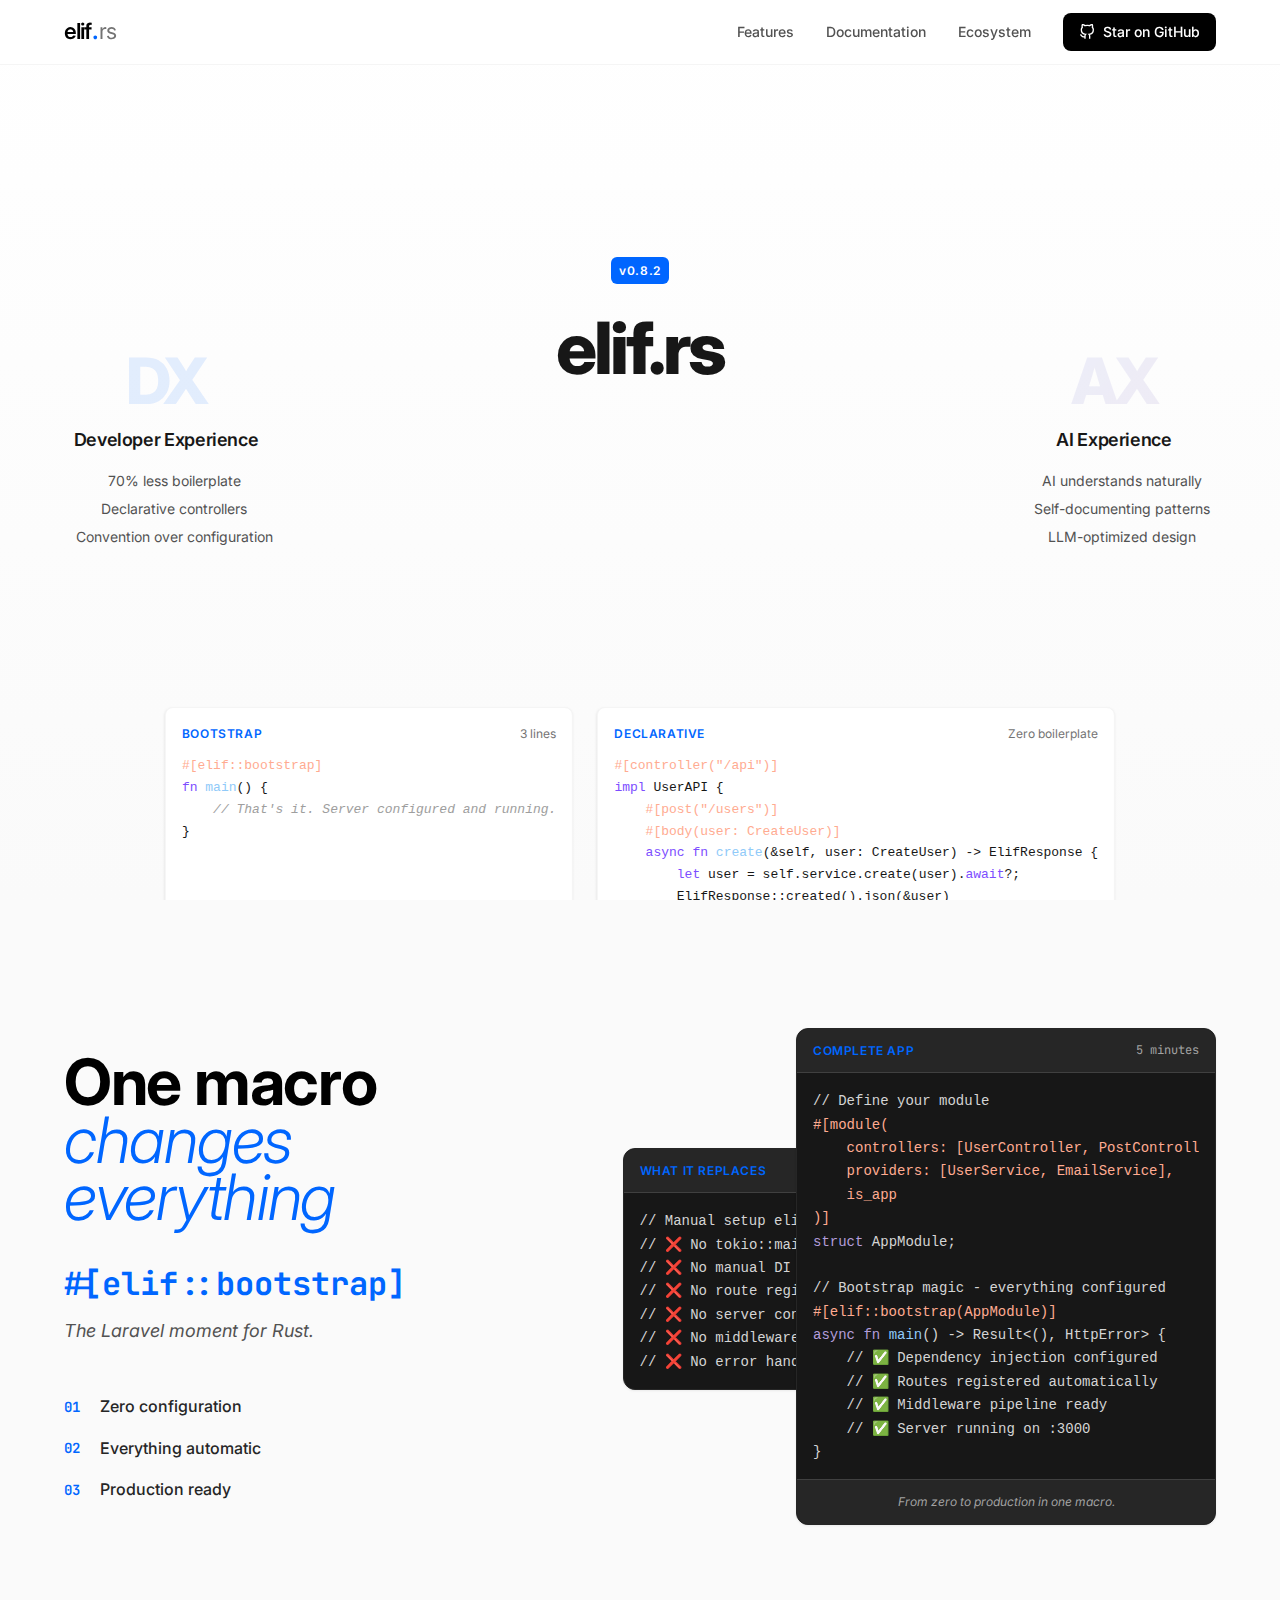
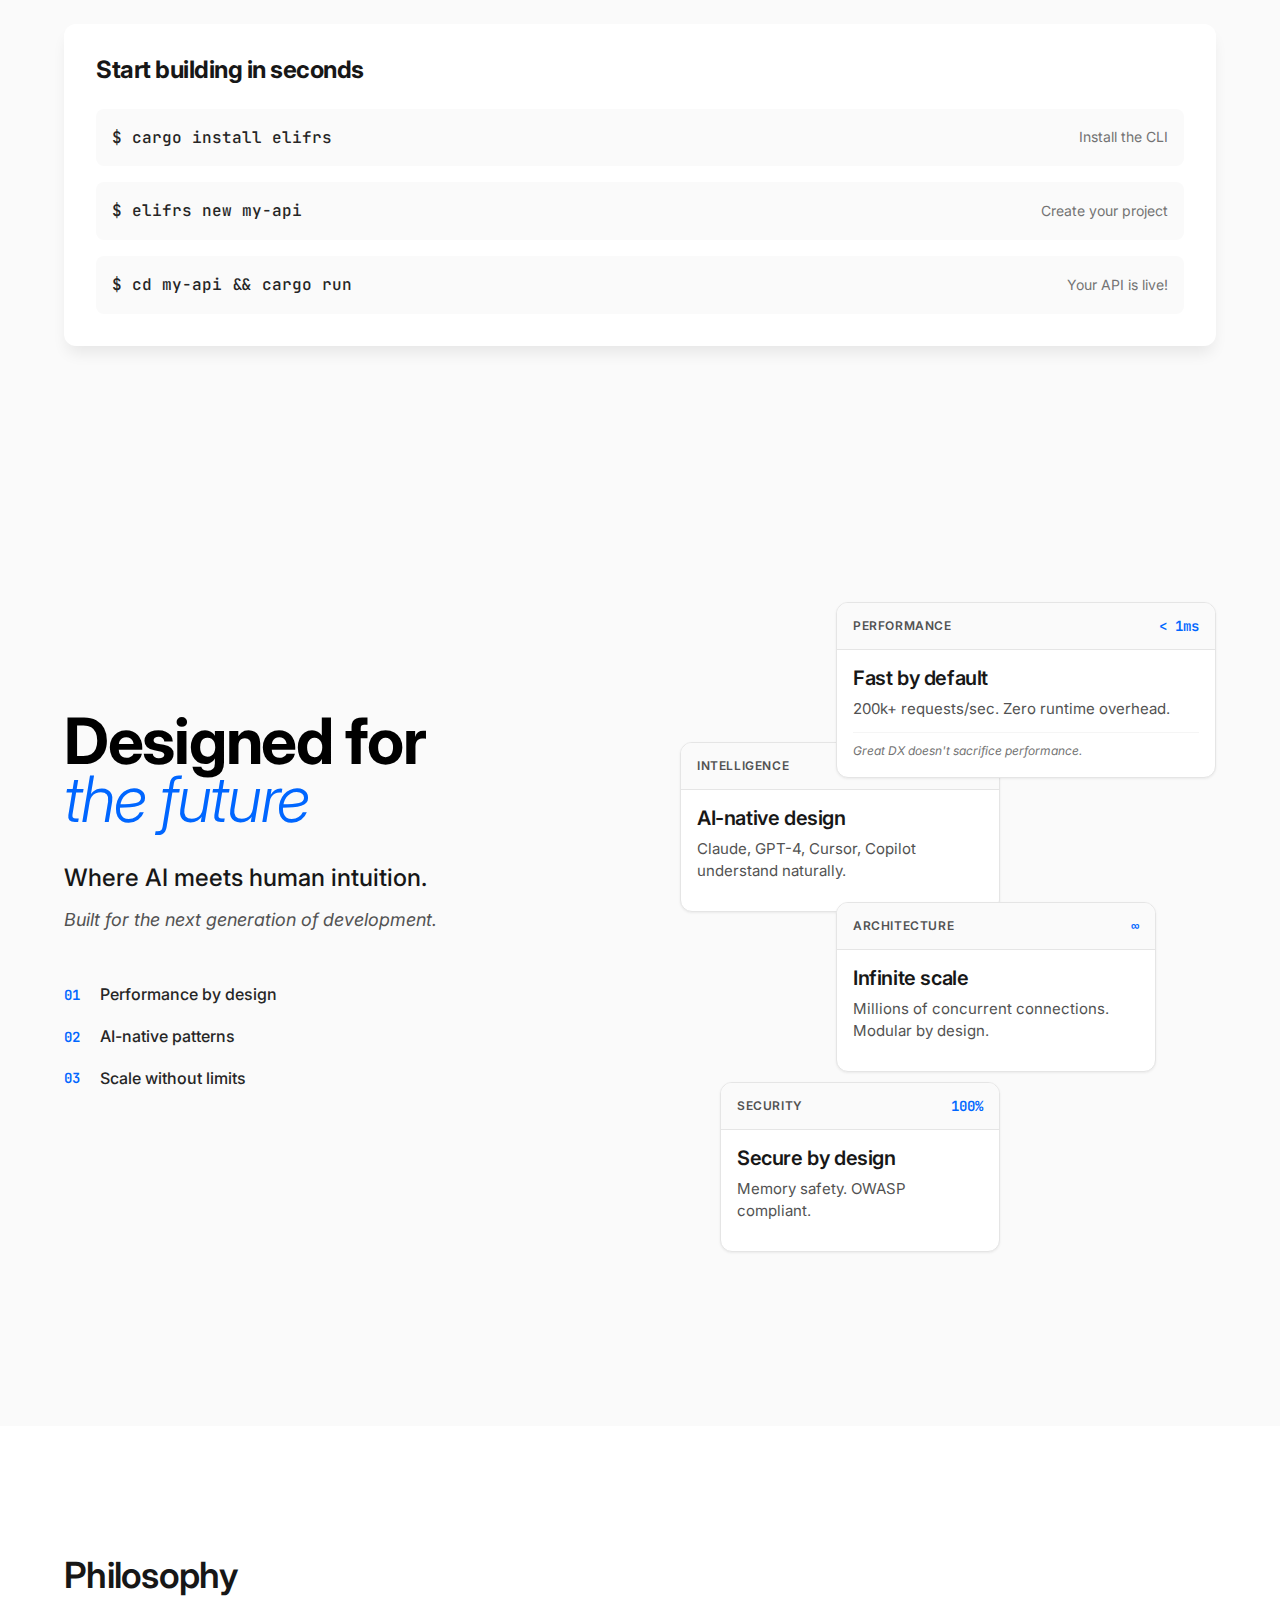
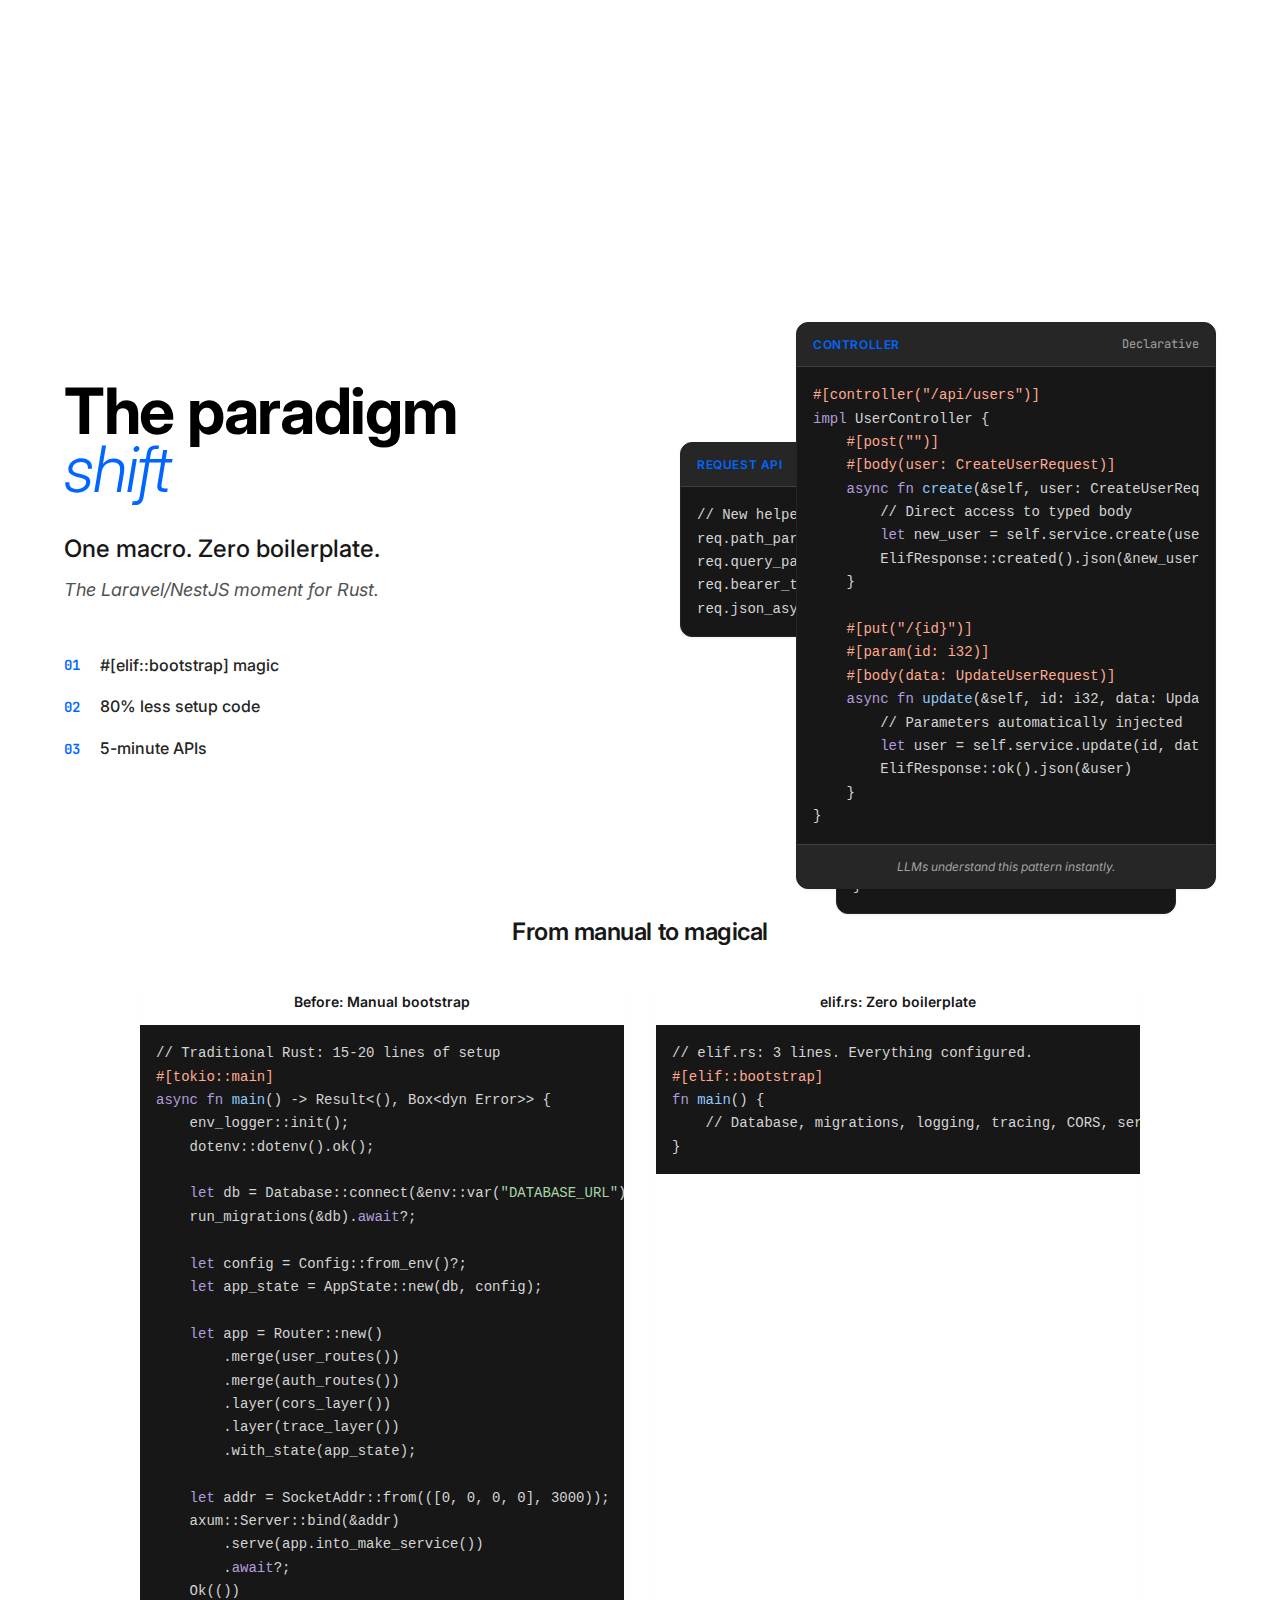
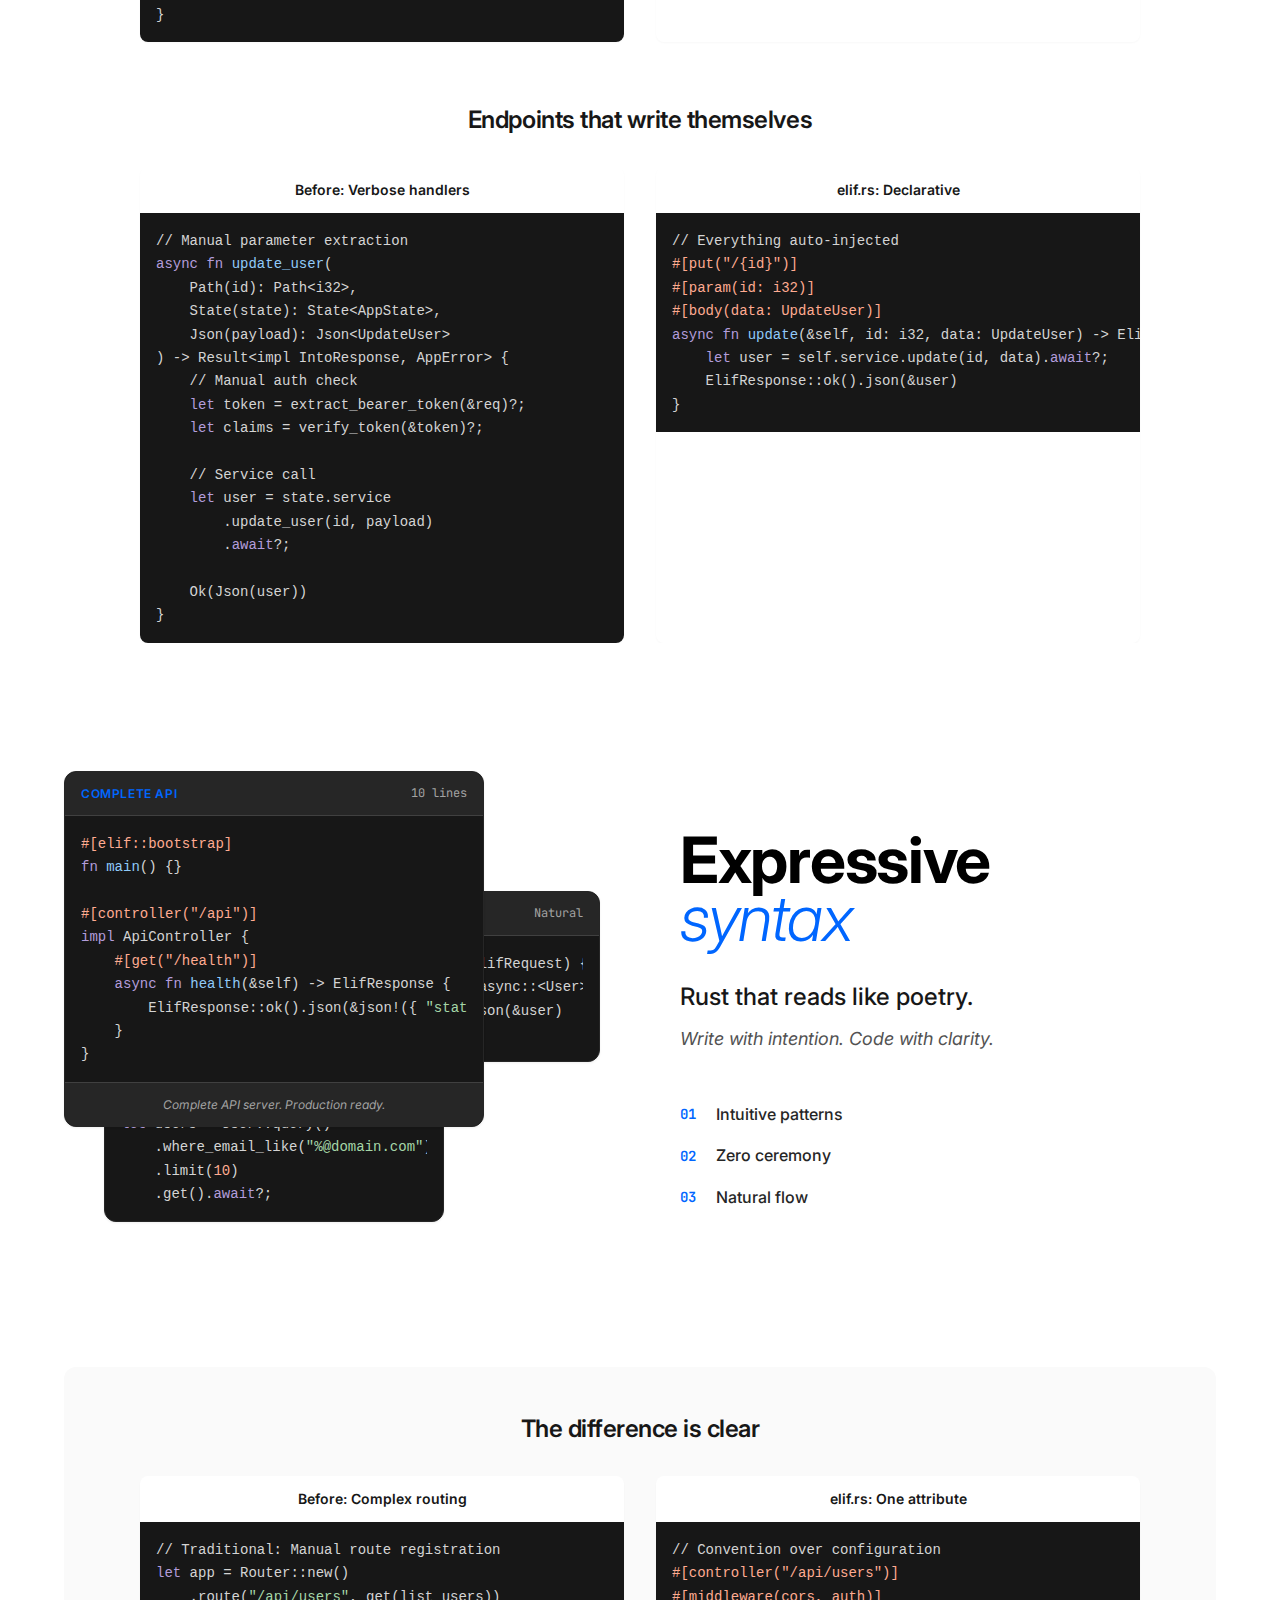
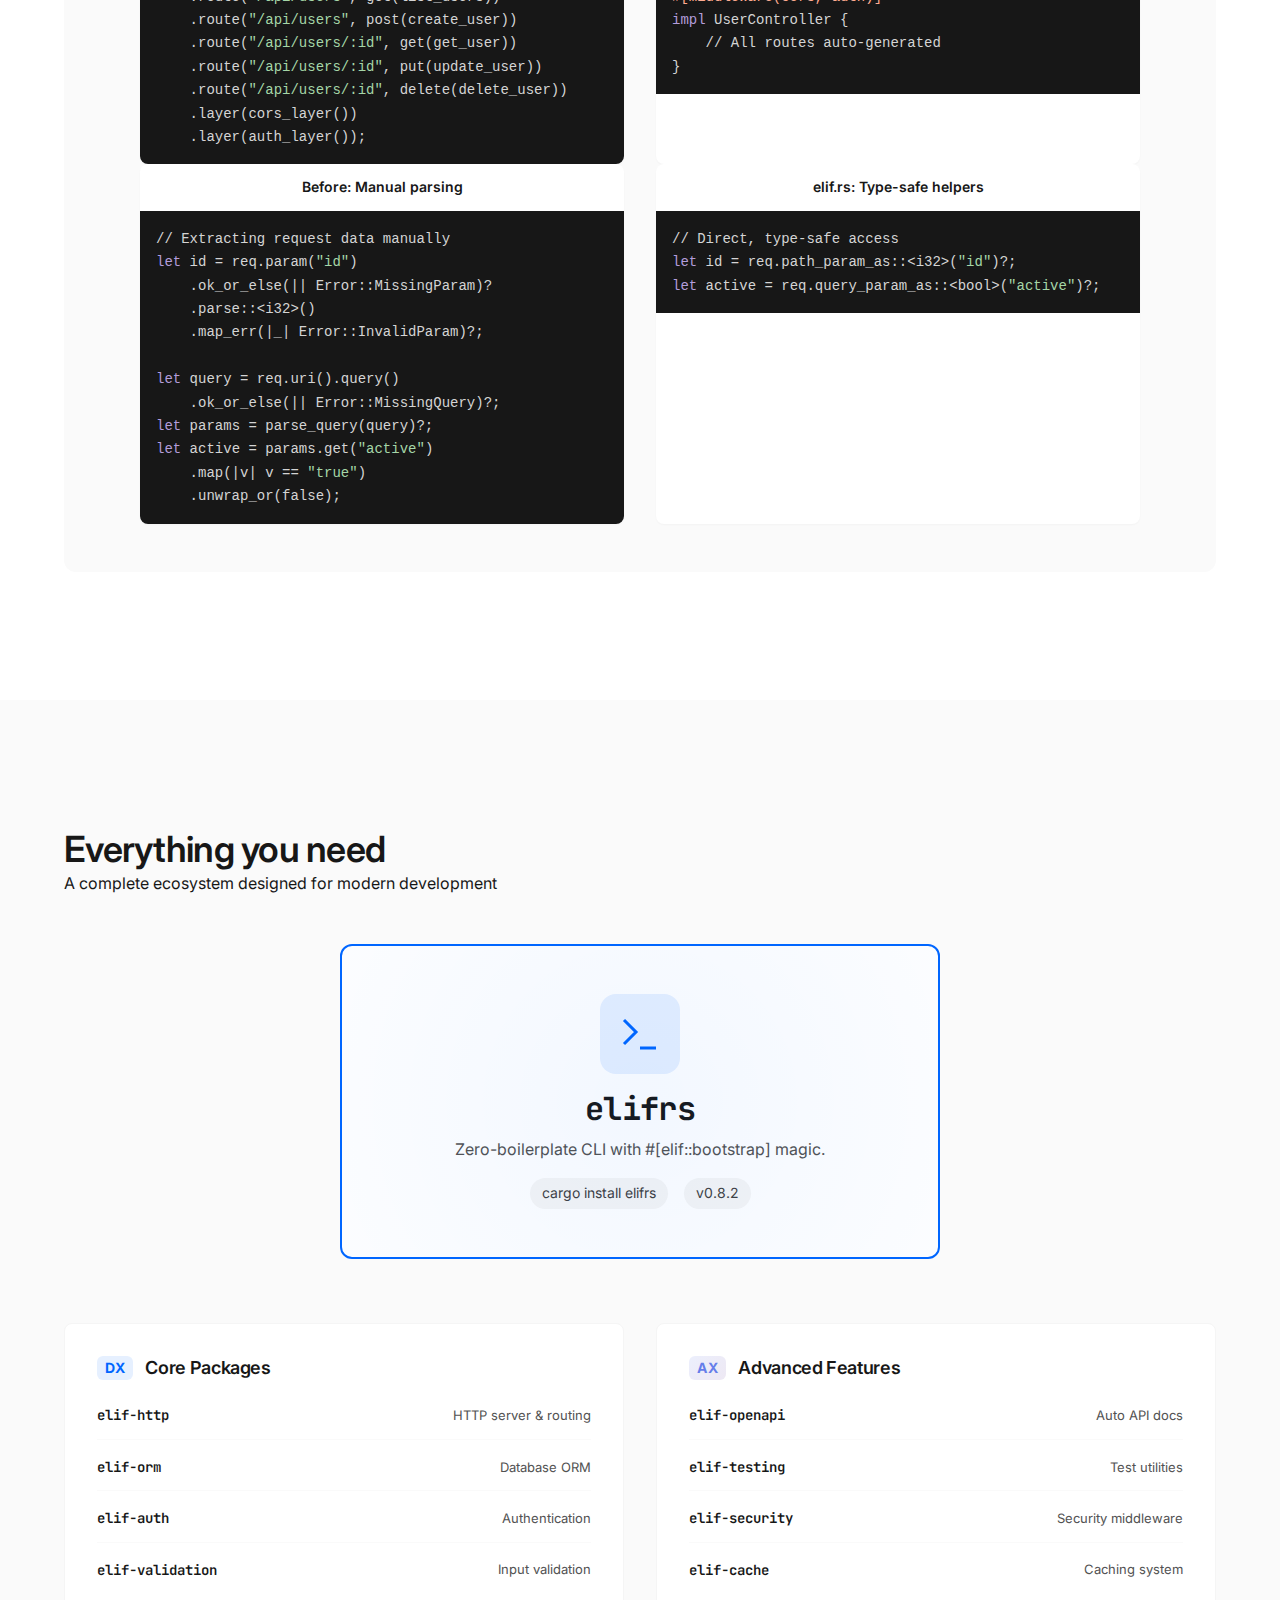
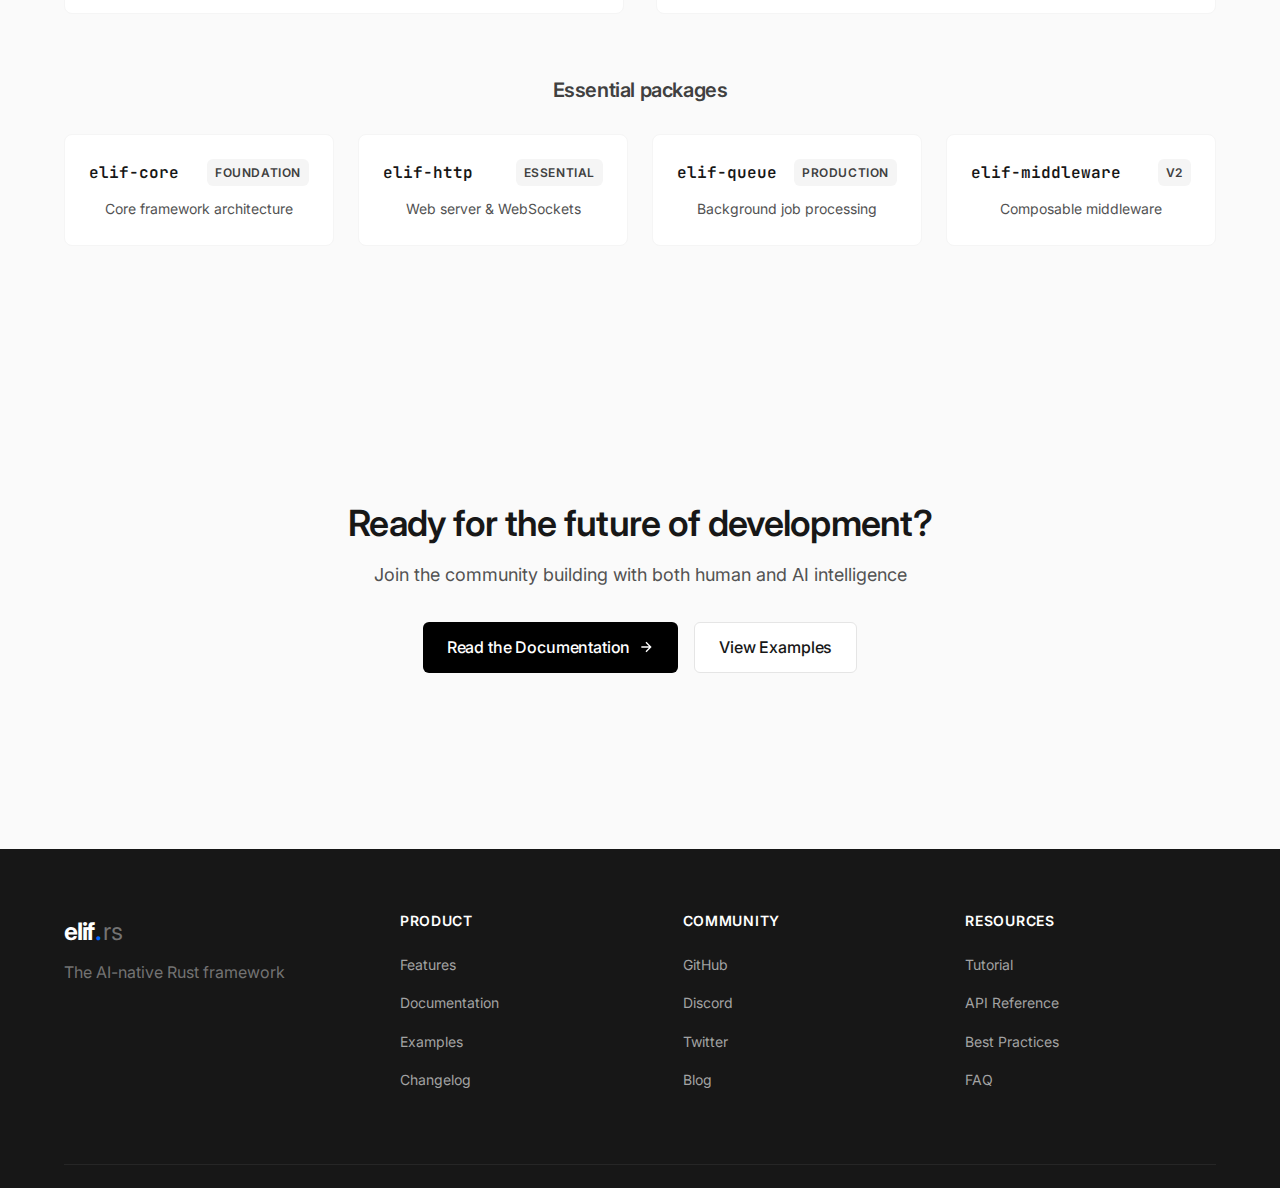
<file: index.html>
<!DOCTYPE html>
<html lang="en">
<head>
    <meta charset="UTF-8">
    <meta name="viewport" content="width=device-width, initial-scale=1.0">
    <meta name="description" content="elif.rs - The Rust web framework designed for clarity, speed, and developer happiness.">
    <title>elif.rs - Modern Rust Web Framework</title>
    <link rel="stylesheet" href="style.css">
    <link rel="preconnect" href="https://fonts.googleapis.com">
    <link rel="preconnect" href="https://fonts.gstatic.com" crossorigin>
    <link href="https://fonts.googleapis.com/css2?family=Inter:wght@400;500;600;700&family=JetBrains+Mono:wght@400;500&display=swap" rel="stylesheet">
</head>
<body>
    <!-- Navigation -->
    <nav class="nav">
        <div class="nav-container">
            <a href="#" class="logo">
                <span class="logo-text">elif</span>
                <span class="logo-dot">.</span>
                <span class="logo-ext">rs</span>
            </a>
            
            <div class="nav-menu">
                <a href="#features" class="nav-link">Features</a>
                <a href="#docs" class="nav-link">Documentation</a>
                <a href="#ecosystem" class="nav-link">Ecosystem</a>
                <a href="https://github.com/krcpa/elif.rs" class="nav-cta">
                    <svg width="16" height="16" viewBox="0 0 24 24" fill="none" stroke="currentColor" stroke-width="2">
                        <path d="M9 19c-5 1.5-5-2.5-7-3m14 6v-3.87a3.37 3.37 0 0 0-.94-2.61c3.14-.35 6.44-1.54 6.44-7A5.44 5.44 0 0 0 20 4.77 5.07 5.07 0 0 0 19.91 1S18.73.65 16 2.48a13.38 13.38 0 0 0-7 0C6.27.65 5.09 1 5.09 1A5.07 5.07 0 0 0 5 4.77a5.44 5.44 0 0 0-1.5 3.78c0 5.42 3.3 6.61 6.44 7A3.37 3.37 0 0 0 9 18.13V22"/>
                    </svg>
                    <span>Star on GitHub</span>
                </a>
            </div>
        </div>
    </nav>

    <!-- Hero -->
    <section class="hero">
        <div class="hero-container">
            <!-- DX/AX Split Design -->
            <div class="dx-ax-hero">
                <div class="dx-section">
                    <div class="dx-label">DX</div>
                    <h2>Developer Experience</h2>
                    <ul class="dx-features">
                        <li>70% less boilerplate</li>
                        <li>Declarative controllers</li>
                        <li>Convention over configuration</li>
                    </ul>
                </div>
                
                <div class="hero-center">
                    <div class="hero-badge">
                        <span>v0.8.2</span>
                    </div>
                    
                    <h1 class="hero-title">
                        <span class="title-top">elif.rs</span>
                        <span class="title-bottom">Zero-boilerplate Rust web framework</span>
                    </h1>
                    
                    <p class="hero-subtitle">
                        80% less code. 100% type safety. Production-ready performance.
                        Built for humans and AI agents alike.
                    </p>
                    
                    <div class="hero-actions">
                        <a href="#" class="btn btn-primary btn-hero">
                            Start Building
                            <svg width="20" height="20" viewBox="0 0 24 24" fill="none" stroke="currentColor" stroke-width="2">
                                <path d="M5 12h14m-7-7l7 7-7 7"/>
                            </svg>
                        </a>
                        <button class="btn btn-secondary btn-hero" id="copy-install">
                            <code>cargo install elifrs</code>
                            <svg width="18" height="18" viewBox="0 0 24 24" fill="none" stroke="currentColor" stroke-width="2">
                                <rect x="9" y="9" width="13" height="13" rx="2" ry="2"/>
                                <path d="M5 15H4a2 2 0 0 1-2-2V4a2 2 0 0 1 2-2h9a2 2 0 0 1 2 2v1"/>
                            </svg>
                        </button>
                    </div>
                    
                    <!-- Mobile DX/AX Grid -->
                    <div class="mobile-dx-ax">
                        <div class="mobile-dx">
                            <h3>DX</h3>
                            <p>Developer Experience</p>
                            <ul>
                                <li>Zero boilerplate</li>
                                <li>Instant feedback</li>
                                <li>Type-safe</li>
                            </ul>
                        </div>
                        <div class="mobile-ax">
                            <h3>AX</h3>
                            <p>AI Experience</p>
                            <ul>
                                <li>LLM-friendly</li>
                                <li>Self-documenting</li>
                                <li>Context-aware</li>
                            </ul>
                        </div>
                    </div>
                </div>
                
                <div class="ax-section">
                    <div class="ax-label">AX</div>
                    <h2>AI Experience</h2>
                    <ul class="ax-features">
                        <li>AI understands naturally</li>
                        <li>Self-documenting patterns</li>
                        <li>LLM-optimized design</li>
                    </ul>
                </div>
            </div>
            
            <!-- Floating Code Preview -->
            <div class="hero-code-preview">
                <div class="code-card floating-card">
                    <div class="code-header">
                        <span class="code-lang">Bootstrap</span>
                        <span class="code-time">3 lines</span>
                    </div>
                    <pre><code><span class="attribute">#[elif::bootstrap]</span>
<span class="keyword">fn</span> <span class="function">main</span>() {
    <span class="comment">// That's it. Server configured and running.</span>
}</code></pre>
                </div>
                
                <div class="code-card floating-card" style="animation-delay: 0.5s">
                    <div class="code-header">
                        <span class="code-lang">Declarative</span>
                        <span class="code-time">Zero boilerplate</span>
                    </div>
                    <pre><code><span class="attribute">#[controller("/api")]</span>
<span class="keyword">impl</span> UserAPI {
    <span class="attribute">#[post("/users")]</span>
    <span class="attribute">#[body(user: CreateUser)]</span>
    <span class="keyword">async fn</span> <span class="function">create</span>(&self, user: CreateUser) -> ElifResponse {
        <span class="keyword">let</span> user = self.service.create(user).<span class="keyword">await</span>?;
        ElifResponse::created().json(&user)
    }
}</code></pre>
                </div>
            </div>
        </div>
    </section>

    <!-- Bootstrap Magic Section - The Killer Feature -->
    <section class="bootstrap-showcase" id="bootstrap">
        <div class="container">
            <div class="showcase-layout">
                <!-- Left: Philosophy -->
                <div class="showcase-philosophy">
                    <div class="philosophy-content">
                        <h2 class="showcase-title">
                            <span class="title-line">One macro</span>
                            <span class="title-line accent">changes everything</span>
                        </h2>
                        
                        <div class="philosophy-statement">
                            <p class="statement-large">#[elif::bootstrap]</p>
                            <p class="statement-sub">The Laravel moment for Rust.</p>
                        </div>
                        
                        <div class="showcase-principles">
                            <div class="principle">
                                <span class="principle-number">01</span>
                                <span class="principle-text">Zero configuration</span>
                            </div>
                            <div class="principle">
                                <span class="principle-number">02</span>
                                <span class="principle-text">Everything automatic</span>
                            </div>
                            <div class="principle">
                                <span class="principle-number">03</span>
                                <span class="principle-text">Production ready</span>
                            </div>
                        </div>
                    </div>
                </div>
                
                <!-- Right: The Magic Code -->
                <div class="showcase-code">
                    <!-- Before/After Card -->
                    <div class="code-showcase-card primary" data-reveal="float">
                        <div class="code-card-header">
                            <span class="code-language">Complete App</span>
                            <span class="code-simplicity">5 minutes</span>
                        </div>
                        <div class="code-content">
                            <pre><code><span class="comment">// Define your module</span>
<span class="attribute">#[module(</span>
    <span class="attribute">controllers: [UserController, PostController],</span>
    <span class="attribute">providers: [UserService, EmailService],</span>
    <span class="attribute">is_app</span>
<span class="attribute">)]</span>
<span class="keyword">struct</span> AppModule;

<span class="comment">// Bootstrap magic - everything configured</span>
<span class="attribute">#[elif::bootstrap(AppModule)]</span>
<span class="keyword">async fn</span> <span class="function">main</span>() -> Result&lt;(), HttpError&gt; {
    <span class="comment">// ✅ Dependency injection configured</span>
    <span class="comment">// ✅ Routes registered automatically</span>
    <span class="comment">// ✅ Middleware pipeline ready</span>
    <span class="comment">// ✅ Server running on :3000</span>
}</code></pre>
                        </div>
                        <div class="code-insight">From zero to production in one macro.</div>
                    </div>
                    
                    <!-- What it replaces -->
                    <div class="code-showcase-card secondary" data-reveal="float" style="--delay: 0.2s">
                        <div class="code-card-header">
                            <span class="code-language">What it replaces</span>
                            <span class="code-simplicity">20+ lines</span>
                        </div>
                        <div class="code-content">
                            <pre><code><span class="comment">// Manual setup eliminated:</span>
<span class="comment">// ❌ No tokio::main boilerplate</span>
<span class="comment">// ❌ No manual DI container</span>
<span class="comment">// ❌ No route registration</span>
<span class="comment">// ❌ No server configuration</span>
<span class="comment">// ❌ No middleware setup</span>
<span class="comment">// ❌ No error handling wrapper</span></code></pre>
                        </div>
                    </div>
                </div>
            </div>
            
            <!-- CLI Integration -->
            <div class="bootstrap-cli" data-reveal="slide-up">
                <div class="cli-header">
                    <h3>Start building in seconds</h3>
                </div>
                <div class="cli-commands">
                    <div class="cli-command">
                        <code>$ cargo install elifrs</code>
                        <span>Install the CLI</span>
                    </div>
                    <div class="cli-command">
                        <code>$ elifrs new my-api</code>
                        <span>Create your project</span>
                    </div>
                    <div class="cli-command">
                        <code>$ cd my-api && cargo run</code>
                        <span>Your API is live!</span>
                    </div>
                </div>
            </div>
        </div>
    </section>

    <!-- Future-Ready Showcase -->
    <section class="future-showcase" id="features">
        <div class="container">
            <!-- Split Layout: Vision + Features -->
            <div class="future-layout">
                <!-- Left: Creative Vision -->
                <div class="future-philosophy">
                    <div class="vision-content">
                        <h2 class="future-title">
                            <span class="title-line">Designed for</span>
                            <span class="title-line accent">the future</span>
                        </h2>
                        
                        <div class="vision-statement">
                            <p class="statement-large">Where AI meets human intuition.</p>
                            <p class="statement-sub">Built for the next generation of development.</p>
                        </div>
                        
                        <div class="future-principles">
                            <div class="principle">
                                <span class="principle-number">01</span>
                                <span class="principle-text">Performance by design</span>
                            </div>
                            <div class="principle">
                                <span class="principle-number">02</span>
                                <span class="principle-text">AI-native patterns</span>
                            </div>
                            <div class="principle">
                                <span class="principle-number">03</span>
                                <span class="principle-text">Scale without limits</span>
                            </div>
                        </div>
                    </div>
                </div>
                
                <!-- Right: Floating Feature Cards -->
                <div class="future-features">
                    <!-- Performance Card -->
                    <div class="future-card primary" data-reveal="float">
                        <div class="card-header">
                            <span class="card-category">Performance</span>
                            <span class="card-metric">< 1ms</span>
                        </div>
                        <div class="card-content">
                            <h3>Fast by default</h3>
                            <p>200k+ requests/sec. Zero runtime overhead.</p>
                            <div class="card-proof">Great DX doesn't sacrifice performance.</div>
                        </div>
                    </div>
                    
                    <!-- AI Card -->
                    <div class="future-card secondary" data-reveal="float" style="--delay: 0.2s">
                        <div class="card-header">
                            <span class="card-category">Intelligence</span>
                            <span class="card-metric">AI+</span>
                        </div>
                        <div class="card-content">
                            <h3>AI-native design</h3>
                            <p>Claude, GPT-4, Cursor, Copilot understand naturally.</p>
                        </div>
                    </div>
                    
                    <!-- Scale Card -->
                    <div class="future-card secondary" data-reveal="float" style="--delay: 0.4s">
                        <div class="card-header">
                            <span class="card-category">Architecture</span>
                            <span class="card-metric">∞</span>
                        </div>
                        <div class="card-content">
                            <h3>Infinite scale</h3>
                            <p>Millions of concurrent connections. Modular by design.</p>
                        </div>
                    </div>
                    
                    <!-- Security Card -->
                    <div class="future-card tertiary" data-reveal="float" style="--delay: 0.6s">
                        <div class="card-header">
                            <span class="card-category">Security</span>
                            <span class="card-metric">100%</span>
                        </div>
                        <div class="card-content">
                            <h3>Secure by design</h3>
                            <p>Memory safety. OWASP compliant.</p>
                        </div>
                    </div>
                </div>
            </div>
            
        </div>
    </section>

    <!-- Interactive Philosophy Section -->
    <section class="philosophy">
        <div class="container">
            <div class="philosophy-content">
                <h2 class="section-title">Philosophy</h2>
                <div class="philosophy-grid">
                    <div class="philosophy-card" data-reveal="hover">
                        <div class="card-number">01</div>
                        <h3>Bootstrap Magic</h3>
                        <p>One macro configures everything. Laravel-level DX.</p>
                        <div class="card-border"></div>
                    </div>
                    <div class="philosophy-card" data-reveal="hover">
                        <div class="card-number">02</div>
                        <h3>AI-Native</h3>
                        <p>APIs designed for LLM understanding from day one.</p>
                        <div class="card-border"></div>
                    </div>
                    <div class="philosophy-card" data-reveal="hover">
                        <div class="card-number">03</div>
                        <h3>Performance + DX</h3>
                        <p>200k req/sec with zero-boilerplate setup.</p>
                        <div class="card-border"></div>
                    </div>
                </div>
            </div>
        </div>
    </section>

    <!-- The Paradigm Shift Section -->
    <section class="paradigm-shift">
        <div class="container">
            <!-- Split Layout: Philosophy + Implementation -->
            <div class="showcase-layout">
                <!-- Left: Creative Philosophy -->
                <div class="showcase-philosophy">
                    <div class="philosophy-content">
                        <h2 class="showcase-title">
                            <span class="title-line">The paradigm</span>
                            <span class="title-line accent">shift</span>
                        </h2>
                        
                        <div class="philosophy-statement">
                            <p class="statement-large">One macro. Zero boilerplate.</p>
                            <p class="statement-sub">The Laravel/NestJS moment for Rust.</p>
                        </div>
                        
                        <div class="showcase-principles">
                            <div class="principle">
                                <span class="principle-number">01</span>
                                <span class="principle-text">#[elif::bootstrap] magic</span>
                            </div>
                            <div class="principle">
                                <span class="principle-number">02</span>
                                <span class="principle-text">80% less setup code</span>
                            </div>
                            <div class="principle">
                                <span class="principle-number">03</span>
                                <span class="principle-text">5-minute APIs</span>
                            </div>
                        </div>
                    </div>
                </div>
                
                <!-- Right: Floating Implementation Cards -->
                <div class="showcase-code">
                    <!-- Main Paradigm Card -->
                    <div class="code-showcase-card primary" data-reveal="float">
                        <div class="code-card-header">
                            <span class="code-language">Controller</span>
                            <span class="code-simplicity">Declarative</span>
                        </div>
                        <div class="code-content">
                            <pre><code><span class="attribute">#[controller("/api/users")]</span>
<span class="keyword">impl</span> UserController {
    <span class="attribute">#[post("")]</span>
    <span class="attribute">#[body(user: CreateUserRequest)]</span>
    <span class="keyword">async fn</span> <span class="function">create</span>(&self, user: CreateUserRequest) -> ElifResponse {
        <span class="comment">// Direct access to typed body</span>
        <span class="keyword">let</span> new_user = self.service.create(user).<span class="keyword">await</span>?;
        ElifResponse::created().json(&new_user)
    }
    
    <span class="attribute">#[put("/{id}")]</span>
    <span class="attribute">#[param(id: i32)]</span>
    <span class="attribute">#[body(data: UpdateUserRequest)]</span>
    <span class="keyword">async fn</span> <span class="function">update</span>(&self, id: i32, data: UpdateUserRequest) -> ElifResponse {
        <span class="comment">// Parameters automatically injected</span>
        <span class="keyword">let</span> user = self.service.update(id, data).<span class="keyword">await</span>?;
        ElifResponse::ok().json(&user)
    }
}</code></pre>
                        </div>
                        <div class="code-insight">LLMs understand this pattern instantly.</div>
                    </div>
                    
                    <!-- Secondary Cards -->
                    <div class="code-showcase-card secondary" data-reveal="float" style="--delay: 0.2s">
                        <div class="code-card-header">
                            <span class="code-language">Request API</span>
                            <span class="code-simplicity">Type-safe</span>
                        </div>
                        <div class="code-content">
                            <pre><code><span class="comment">// New helper methods</span>
req.path_param_as::&lt;i32&gt;(<span class="string">"id"</span>)?
req.query_param_as::&lt;bool&gt;(<span class="string">"active"</span>)?
req.bearer_token()?
req.json_async::&lt;User&gt;().<span class="keyword">await</span>?</code></pre>
                        </div>
                    </div>
                    
                    <div class="code-showcase-card secondary" data-reveal="float" style="--delay: 0.4s">
                        <div class="code-card-header">
                            <span class="code-language">Middleware V2</span>
                            <span class="code-simplicity">Laravel-style</span>
                        </div>
                        <div class="code-content">
                            <pre><code><span class="keyword">impl</span> Middleware <span class="keyword">for</span> Auth {
    <span class="keyword">fn</span> <span class="function">handle</span>(&self, req: ElifRequest, next: Next) -> NextFuture {
        Box::pin(<span class="keyword">async move</span> {
            <span class="keyword">if</span> !authenticated(&req) {
                <span class="keyword">return</span> ElifResponse::unauthorized();
            }
            next.run(req).<span class="keyword">await</span>
        })
    }
}</code></pre>
                        </div>
                    </div>
                </div>
            </div>
            
            <!-- Before/After Comparison -->
            <div class="paradigm-comparison" data-reveal="slide-up">
                <div class="comparison-header">
                    <h3>From manual to magical</h3>
                </div>
                
                <div class="comparison-grid">
                    <div class="comparison-item before">
                        <div class="comparison-label">Before: Manual bootstrap</div>
                        <div class="comparison-code">
                            <pre><code><span class="comment">// Traditional Rust: 15-20 lines of setup</span>
<span class="attribute">#[tokio::main]</span>
<span class="keyword">async fn</span> <span class="function">main</span>() -> Result&lt;(), Box&lt;dyn Error&gt;&gt; {
    env_logger::init();
    dotenv::dotenv().ok();
    
    <span class="keyword">let</span> db = Database::connect(&env::var(<span class="string">"DATABASE_URL"</span>)?)?;
    run_migrations(&db).<span class="keyword">await</span>?;
    
    <span class="keyword">let</span> config = Config::from_env()?;
    <span class="keyword">let</span> app_state = AppState::new(db, config);
    
    <span class="keyword">let</span> app = Router::new()
        .merge(user_routes())
        .merge(auth_routes())
        .layer(cors_layer())
        .layer(trace_layer())
        .with_state(app_state);
    
    <span class="keyword">let</span> addr = SocketAddr::from(([0, 0, 0, 0], 3000));
    axum::Server::bind(&addr)
        .serve(app.into_make_service())
        .<span class="keyword">await</span>?;
    Ok(())
}</code></pre>
                        </div>
                    </div>
                    
                    <div class="comparison-item after">
                        <div class="comparison-label">elif.rs: Zero boilerplate</div>
                        <div class="comparison-code">
                            <pre><code><span class="comment">// elif.rs: 3 lines. Everything configured.</span>
<span class="attribute">#[elif::bootstrap]</span>
<span class="keyword">fn</span> <span class="function">main</span>() {
    <span class="comment">// Database, migrations, logging, tracing, CORS, server - all ready.</span>
}</code></pre>
                        </div>
                    </div>
                </div>
            </div>
            
            <!-- Additional comparison for endpoints -->
            <div class="paradigm-comparison" data-reveal="slide-up" style="margin-top: 4rem;">
                <div class="comparison-header">
                    <h3>Endpoints that write themselves</h3>
                </div>
                
                <div class="comparison-grid">
                    <div class="comparison-item before">
                        <div class="comparison-label">Before: Verbose handlers</div>
                        <div class="comparison-code">
                            <pre><code><span class="comment">// Manual parameter extraction</span>
<span class="keyword">async fn</span> <span class="function">update_user</span>(
    Path(id): Path&lt;i32&gt;,
    State(state): State&lt;AppState&gt;,
    Json(payload): Json&lt;UpdateUser&gt;
) -> Result&lt;impl IntoResponse, AppError&gt; {
    <span class="comment">// Manual auth check</span>
    <span class="keyword">let</span> token = extract_bearer_token(&req)?;
    <span class="keyword">let</span> claims = verify_token(&token)?;
    
    <span class="comment">// Service call</span>
    <span class="keyword">let</span> user = state.service
        .update_user(id, payload)
        .<span class="keyword">await</span>?;
    
    Ok(Json(user))
}</code></pre>
                        </div>
                    </div>
                    
                    <div class="comparison-item after">
                        <div class="comparison-label">elif.rs: Declarative</div>
                        <div class="comparison-code">
                            <pre><code><span class="comment">// Everything auto-injected</span>
<span class="attribute">#[put("/{id}")]</span>
<span class="attribute">#[param(id: i32)]</span>
<span class="attribute">#[body(data: UpdateUser)]</span>
<span class="keyword">async fn</span> <span class="function">update</span>(&self, id: i32, data: UpdateUser) -> ElifResponse {
    <span class="keyword">let</span> user = self.service.update(id, data).<span class="keyword">await</span>?;
    ElifResponse::ok().json(&user)
}</code></pre>
                        </div>
                    </div>
                </div>
            </div>
        </div>
    </section>

    <!-- Creative Syntax Showcase -->
    <section class="syntax-showcase">
        <div class="container">
            <!-- Split Layout: Code + Philosophy (Reversed) -->
            <div class="showcase-layout reversed">
                <!-- Left: Floating Code Cards -->
                <div class="showcase-code">
                    <!-- Main Code Card -->
                    <div class="code-showcase-card primary" data-reveal="float">
                        <div class="code-card-header">
                            <span class="code-language">Complete API</span>
                            <span class="code-simplicity">10 lines</span>
                        </div>
                        <div class="code-content">
                            <pre><code><span class="attribute">#[elif::bootstrap]</span>
<span class="keyword">fn</span> <span class="function">main</span>() {}

<span class="attribute">#[controller("/api")]</span>
<span class="keyword">impl</span> ApiController {
    <span class="attribute">#[get("/health")]</span>
    <span class="keyword">async fn</span> <span class="function">health</span>(&self) -> ElifResponse {
        ElifResponse::ok().json(&json!({ <span class="string">"status"</span>: <span class="string">"healthy"</span> }))
    }
}</code></pre>
                        </div>
                        <div class="code-insight">Complete API server. Production ready.</div>
                    </div>
                    
                    <!-- Secondary Cards -->
                    <div class="code-showcase-card secondary" data-reveal="float" style="--delay: 0.2s">
                        <div class="code-card-header">
                            <span class="code-language">Async</span>
                            <span class="code-simplicity">Natural</span>
                        </div>
                        <div class="code-content">
                            <pre><code><span class="keyword">async fn</span> <span class="function">handler</span>(req: &ElifRequest) {
    <span class="keyword">let</span> user = req.json_async::&lt;User&gt;().<span class="keyword">await</span>?
    ElifResponse::ok().json(&user)
}</code></pre>
                        </div>
                    </div>
                    
                    <div class="code-showcase-card secondary" data-reveal="float" style="--delay: 0.4s">
                        <div class="code-card-header">
                            <span class="code-language">Database</span>
                            <span class="code-simplicity">Fluent</span>
                        </div>
                        <div class="code-content">
                            <pre><code><span class="keyword">let</span> users = User::query()
    .where_email_like(<span class="string">"%@domain.com"</span>)
    .limit(<span class="number">10</span>)
    .get().<span class="keyword">await</span>?;</code></pre>
                        </div>
                    </div>
                </div>
                
                <!-- Right: Creative Typography -->
                <div class="showcase-philosophy">
                    <div class="philosophy-content">
                        <h2 class="showcase-title">
                            <span class="title-line">Expressive</span>
                            <span class="title-line accent">syntax</span>
                        </h2>
                        
                        <div class="philosophy-statement">
                            <p class="statement-large">Rust that reads like poetry.</p>
                            <p class="statement-sub">Write with intention. Code with clarity.</p>
                        </div>
                        
                        <div class="showcase-principles">
                            <div class="principle">
                                <span class="principle-number">01</span>
                                <span class="principle-text">Intuitive patterns</span>
                            </div>
                            <div class="principle">
                                <span class="principle-number">02</span>
                                <span class="principle-text">Zero ceremony</span>
                            </div>
                            <div class="principle">
                                <span class="principle-number">03</span>
                                <span class="principle-text">Natural flow</span>
                            </div>
                        </div>
                    </div>
                </div>
            </div>
            
            <!-- Interactive Comparison -->
            <div class="syntax-comparison" data-reveal="slide-up">
                <div class="comparison-header">
                    <h3>The difference is clear</h3>
                </div>
                
                <div class="comparison-grid">
                    <div class="comparison-item before">
                        <div class="comparison-label">Before: Complex routing</div>
                        <div class="comparison-code">
                            <pre><code><span class="comment">// Traditional: Manual route registration</span>
<span class="keyword">let</span> app = Router::new()
    .route(<span class="string">"/api/users"</span>, get(list_users))
    .route(<span class="string">"/api/users"</span>, post(create_user))
    .route(<span class="string">"/api/users/:id"</span>, get(get_user))
    .route(<span class="string">"/api/users/:id"</span>, put(update_user))
    .route(<span class="string">"/api/users/:id"</span>, delete(delete_user))
    .layer(cors_layer())
    .layer(auth_layer());</code></pre>
                        </div>
                    </div>
                    
                    <div class="comparison-item after">
                        <div class="comparison-label">elif.rs: One attribute</div>
                        <div class="comparison-code">
                            <pre><code><span class="comment">// Convention over configuration</span>
<span class="attribute">#[controller("/api/users")]</span>
<span class="attribute">#[middleware(cors, auth)]</span>
<span class="keyword">impl</span> UserController {
    <span class="comment">// All routes auto-generated</span>
}</code></pre>
                        </div>
                    </div>
                </div>
                
                <div class="comparison-grid">
                    <div class="comparison-item before">
                        <div class="comparison-label">Before: Manual parsing</div>
                        <div class="comparison-code">
                            <pre><code><span class="comment">// Extracting request data manually</span>
<span class="keyword">let</span> id = req.param(<span class="string">"id"</span>)
    .ok_or_else(|| Error::MissingParam)?
    .parse::&lt;i32&gt;()
    .map_err(|_| Error::InvalidParam)?;

<span class="keyword">let</span> query = req.uri().query()
    .ok_or_else(|| Error::MissingQuery)?;
<span class="keyword">let</span> params = parse_query(query)?;
<span class="keyword">let</span> active = params.get(<span class="string">"active"</span>)
    .map(|v| v == <span class="string">"true"</span>)
    .unwrap_or(false);</code></pre>
                        </div>
                    </div>
                    
                    <div class="comparison-item after">
                        <div class="comparison-label">elif.rs: Type-safe helpers</div>
                        <div class="comparison-code">
                            <pre><code><span class="comment">// Direct, type-safe access</span>
<span class="keyword">let</span> id = req.path_param_as::&lt;i32&gt;(<span class="string">"id"</span>)?;
<span class="keyword">let</span> active = req.query_param_as::&lt;bool&gt;(<span class="string">"active"</span>)?;</code></pre>
                        </div>
                    </div>
                </div>
            </div>
        </div>
    </section>

    <!-- Ecosystem -->
    <section class="ecosystem" id="ecosystem">
        <div class="container">
            <div class="section-header">
                <h2 class="section-title">Everything you need</h2>
                <p class="section-subtitle">
                    A complete ecosystem designed for modern development
                </p>
            </div>
            
            <!-- Creative Package Display -->
            <div class="ecosystem-display">
                <!-- CLI Package Highlight -->
                <div class="package-hero">
                    <div class="package-icon">
                        <svg width="48" height="48" viewBox="0 0 24 24" fill="none" stroke="currentColor" stroke-width="1.5">
                            <polyline points="4 17 10 11 4 5"/>
                            <line x1="12" y1="19" x2="20" y2="19"/>
                        </svg>
                    </div>
                    <h3>elifrs</h3>
                    <p>Zero-boilerplate CLI with #[elif::bootstrap] magic.</p>
                    <div class="package-stats">
                        <span>cargo install elifrs</span>
                        <span>v0.8.2</span>
                    </div>
                </div>
                
                <!-- Package Categories -->
                <div class="package-categories">
                    <div class="category dx-focused">
                        <h4><span class="category-label">DX</span> Core Packages</h4>
                        <div class="package-list">
                            <div class="package-item">
                                <code>elif-http</code>
                                <span>HTTP server & routing</span>
                            </div>
                            <div class="package-item">
                                <code>elif-orm</code>
                                <span>Database ORM</span>
                            </div>
                            <div class="package-item">
                                <code>elif-auth</code>
                                <span>Authentication</span>
                            </div>
                            <div class="package-item">
                                <code>elif-validation</code>
                                <span>Input validation</span>
                            </div>
                        </div>
                    </div>
                    
                    <div class="category ax-focused">
                        <h4><span class="category-label">AX</span> Advanced Features</h4>
                        <div class="package-list">
                            <div class="package-item">
                                <code>elif-openapi</code>
                                <span>Auto API docs</span>
                            </div>
                            <div class="package-item">
                                <code>elif-testing</code>
                                <span>Test utilities</span>
                            </div>
                            <div class="package-item">
                                <code>elif-security</code>
                                <span>Security middleware</span>
                            </div>
                            <div class="package-item">
                                <code>elif-cache</code>
                                <span>Caching system</span>
                            </div>
                        </div>
                    </div>
                </div>
                
                <!-- Essential Packages Grid -->
                <div class="essential-packages">
                    <h4>Essential packages</h4>
                    <div class="package-grid">
                        <div class="package-card">
                            <div class="package-header">
                                <code>elif-core</code>
                                <span class="package-badge">Foundation</span>
                            </div>
                            <p>Core framework architecture</p>
                        </div>
                        <div class="package-card">
                            <div class="package-header">
                                <code>elif-http</code>
                                <span class="package-badge">Essential</span>
                            </div>
                            <p>Web server & WebSockets</p>
                        </div>
                        <div class="package-card">
                            <div class="package-header">
                                <code>elif-queue</code>
                                <span class="package-badge">Production</span>
                            </div>
                            <p>Background job processing</p>
                        </div>
                        <div class="package-card">
                            <div class="package-header">
                                <code>elif-middleware</code>
                                <span class="package-badge">V2</span>
                            </div>
                            <p>Composable middleware</p>
                        </div>
                    </div>
                </div>
            </div>
        </div>
    </section>

    <!-- CTA -->
    <section class="cta">
        <div class="container">
            <div class="cta-content">
                <h2>Ready for the future of development?</h2>
                <p>Join the community building with both human and AI intelligence</p>
                
                <div class="cta-actions">
                    <a href="#" class="btn btn-primary btn-large">
                        Read the Documentation
                        <svg width="16" height="16" viewBox="0 0 24 24" fill="none" stroke="currentColor" stroke-width="2">
                            <path d="M5 12h14m-7-7l7 7-7 7"/>
                        </svg>
                    </a>
                    <a href="#" class="btn btn-secondary btn-large">
                        View Examples
                    </a>
                </div>
                
            </div>
        </div>
    </section>

    <!-- Footer -->
    <footer class="footer">
        <div class="container">
            <div class="footer-content">
                <div class="footer-brand">
                    <div class="footer-logo">
                        <span class="logo-text">elif</span>
                        <span class="logo-dot">.</span>
                        <span class="logo-ext">rs</span>
                    </div>
                    <p>The AI-native Rust framework</p>
                </div>
                
                <nav class="footer-nav">
                    <div class="footer-column">
                        <h4>Product</h4>
                        <a href="#">Features</a>
                        <a href="#">Documentation</a>
                        <a href="#">Examples</a>
                        <a href="#">Changelog</a>
                    </div>
                    
                    <div class="footer-column">
                        <h4>Community</h4>
                        <a href="#">GitHub</a>
                        <a href="#">Discord</a>
                        <a href="#">Twitter</a>
                        <a href="#">Blog</a>
                    </div>
                    
                    <div class="footer-column">
                        <h4>Resources</h4>
                        <a href="#">Tutorial</a>
                        <a href="#">API Reference</a>
                        <a href="#">Best Practices</a>
                        <a href="#">FAQ</a>
                    </div>
                </nav>
            </div>
            
            <div class="footer-bottom">
                <p>&copy; 2024 elif.rs. Released under the MIT License.</p>
                <div class="footer-links">
                    <a href="#">Privacy</a>
                    <a href="#">Terms</a>
                    <a href="#">Security</a>
                </div>
            </div>
        </div>
    </footer>

    <script src="script.js"></script>
</body>
</html>
</file>
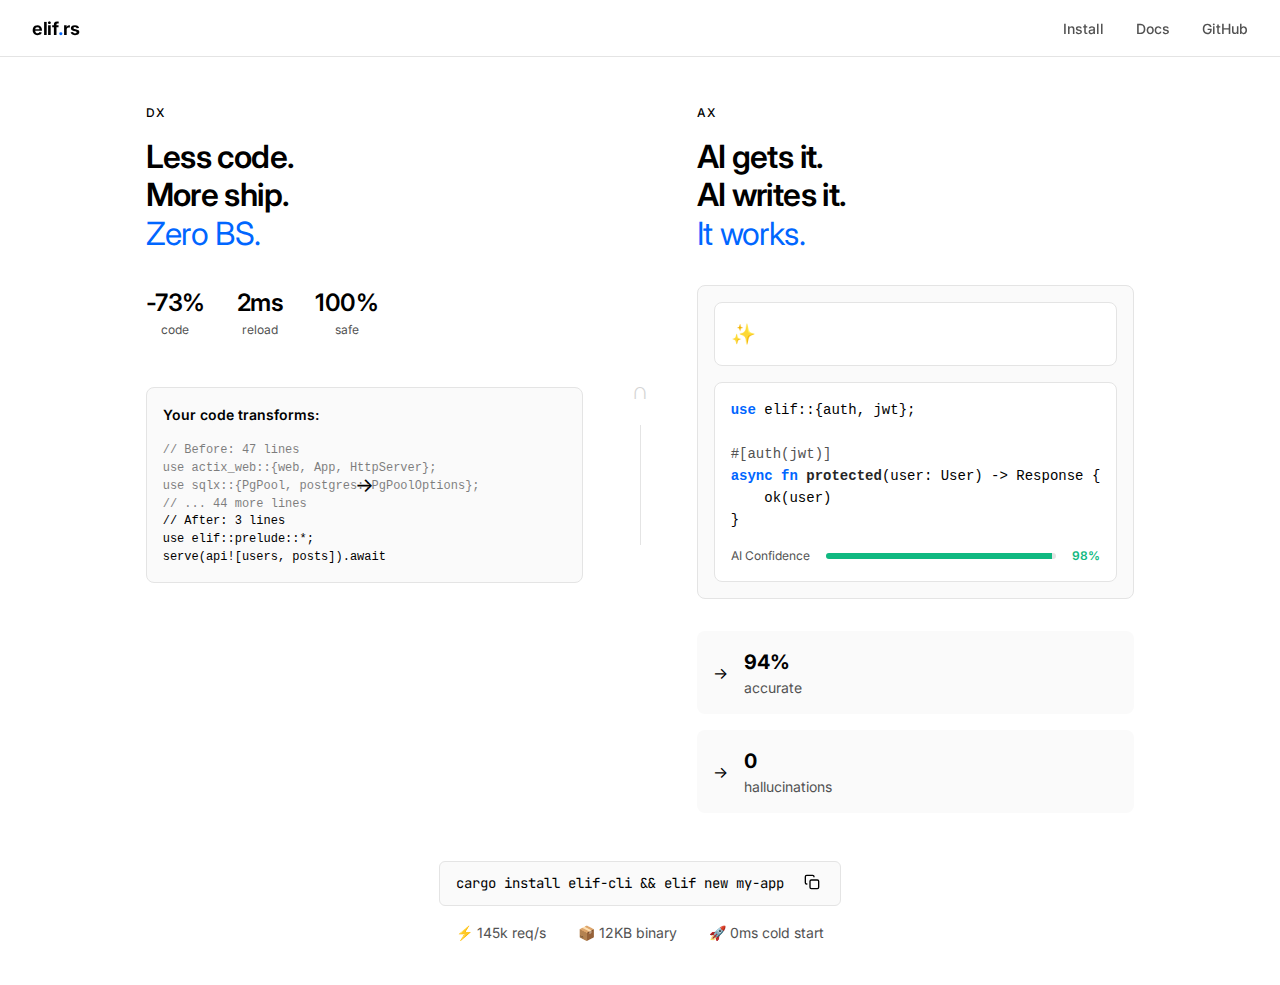
<file: hero-dx-ax.html>
<!DOCTYPE html>
<html lang="en">
<head>
  <meta charset="UTF-8" />
  <meta name="viewport" content="width=device-width, initial-scale=1" />
  <meta name="description" content="elif.rs — Where DX meets AX. The AI-native Rust framework." />
  <title>elif.rs — DX ∩ AX</title>
  <link rel="preconnect" href="https://fonts.googleapis.com">
  <link rel="preconnect" href="https://fonts.gstatic.com" crossorigin>
  <link href="https://fonts.googleapis.com/css2?family=Inter:wght@300;400;500;600;700;800&family=JetBrains+Mono:wght@400;500;600&display=swap" rel="stylesheet">
  <link rel="stylesheet" href="hero-dx-ax.css" />
</head>
<body>
  <!-- Minimal top bar -->
  <header class="top-bar">
    <div class="top-bar-content">
      <div class="logo">elif<span class="dot">.</span>rs</div>
      <nav class="nav">
        <a href="#install" class="nav-link">Install</a>
        <a href="#docs" class="nav-link">Docs</a>
        <a href="#github" class="nav-link">GitHub</a>
      </nav>
    </div>
  </header>

  <!-- Hero Section -->
  <section class="hero">
    <div class="hero-grid">
      <!-- DX Side -->
      <div class="dx-section">
        <div class="section-label">DX</div>
        
        <h1 class="hero-title">
          Less code.<br/>
          More ship.<br/>
          <span class="accent">Zero BS.</span>
        </h1>
        
        <div class="dx-features">
          <div class="dx-metric">
            <div class="metric-number">-73%</div>
            <div class="metric-text">code</div>
          </div>
          
          <div class="dx-metric">
            <div class="metric-number">2ms</div>
            <div class="metric-text">reload</div>
          </div>
          
          <div class="dx-metric">
            <div class="metric-number">100%</div>
            <div class="metric-text">safe</div>
          </div>
        </div>
        
        <div class="code-transform">
          <div class="transform-label">Your code transforms:</div>
          <div class="code-before" id="codeBefore">
            <pre><code>// Before: 47 lines
use actix_web::{web, App, HttpServer};
use sqlx::{PgPool, postgres::PgPoolOptions};
// ... 44 more lines</code></pre>
          </div>
          <div class="transform-arrow">→</div>
          <div class="code-after" id="codeAfter">
            <pre><code>// After: 3 lines
use elif::prelude::*;
serve(api![users, posts]).await</code></pre>
          </div>
        </div>
      </div>

      <!-- Center divider -->
      <div class="center-divider">
        <div class="divider-symbol">∩</div>
        <div class="divider-line"></div>
      </div>

      <!-- AX Side -->
      <div class="ax-section">
        <div class="section-label">AX</div>
        
        <h2 class="ax-title">
          AI gets it.<br/>
          AI writes it.<br/>
          <span class="accent">It works.</span>
        </h2>
        
        <div class="ai-showcase">
          <div class="ai-prompt">
            <span class="prompt-icon">✨</span>
            <span class="prompt-text">"Add user authentication with JWT"</span>
          </div>
          
          <div class="ai-response">
            <pre><code><span class="kw">use</span> elif::{auth, jwt};

<span class="attr">#[auth(jwt)]</span>
<span class="kw">async fn</span> <span class="fn">protected</span>(user: User) -> Response {
    ok(user)
}</code></pre>
            <div class="ai-confidence">
              <span class="confidence-label">AI Confidence</span>
              <div class="confidence-bar">
                <div class="confidence-fill" style="width: 98%"></div>
              </div>
              <span class="confidence-value">98%</span>
            </div>
          </div>
        </div>
        
        <div class="ax-metrics">
          <div class="ax-stat">
            <div class="stat-icon">→</div>
            <div class="stat-info">
              <div class="stat-value">94%</div>
              <div class="stat-label">accurate</div>
            </div>
          </div>
          
          <div class="ax-stat">
            <div class="stat-icon">→</div>
            <div class="stat-info">
              <div class="stat-value">0</div>
              <div class="stat-label">hallucinations</div>
            </div>
          </div>
        </div>
      </div>
    </div>

    <!-- Bottom CTA -->
    <div class="hero-cta">
      <div class="install-command">
        <code>cargo install elif-cli && elif new my-app</code>
        <button class="copy-btn" aria-label="Copy">
          <svg width="16" height="16" viewBox="0 0 24 24" fill="none" stroke="currentColor" stroke-width="2">
            <rect x="9" y="9" width="13" height="13" rx="2"/>
            <path d="M5 15H4a2 2 0 0 1-2-2V4a2 2 0 0 1 2-2h9a2 2 0 0 1 2 2v1"/>
          </svg>
        </button>
      </div>
      
      <div class="cta-stats">
        <span class="stat">⚡ 145k req/s</span>
        <span class="stat">📦 12KB binary</span>
        <span class="stat">🚀 0ms cold start</span>
      </div>
    </div>
  </section>

  <script src="hero-dx-ax.js"></script>
</body>
</html>
</file>
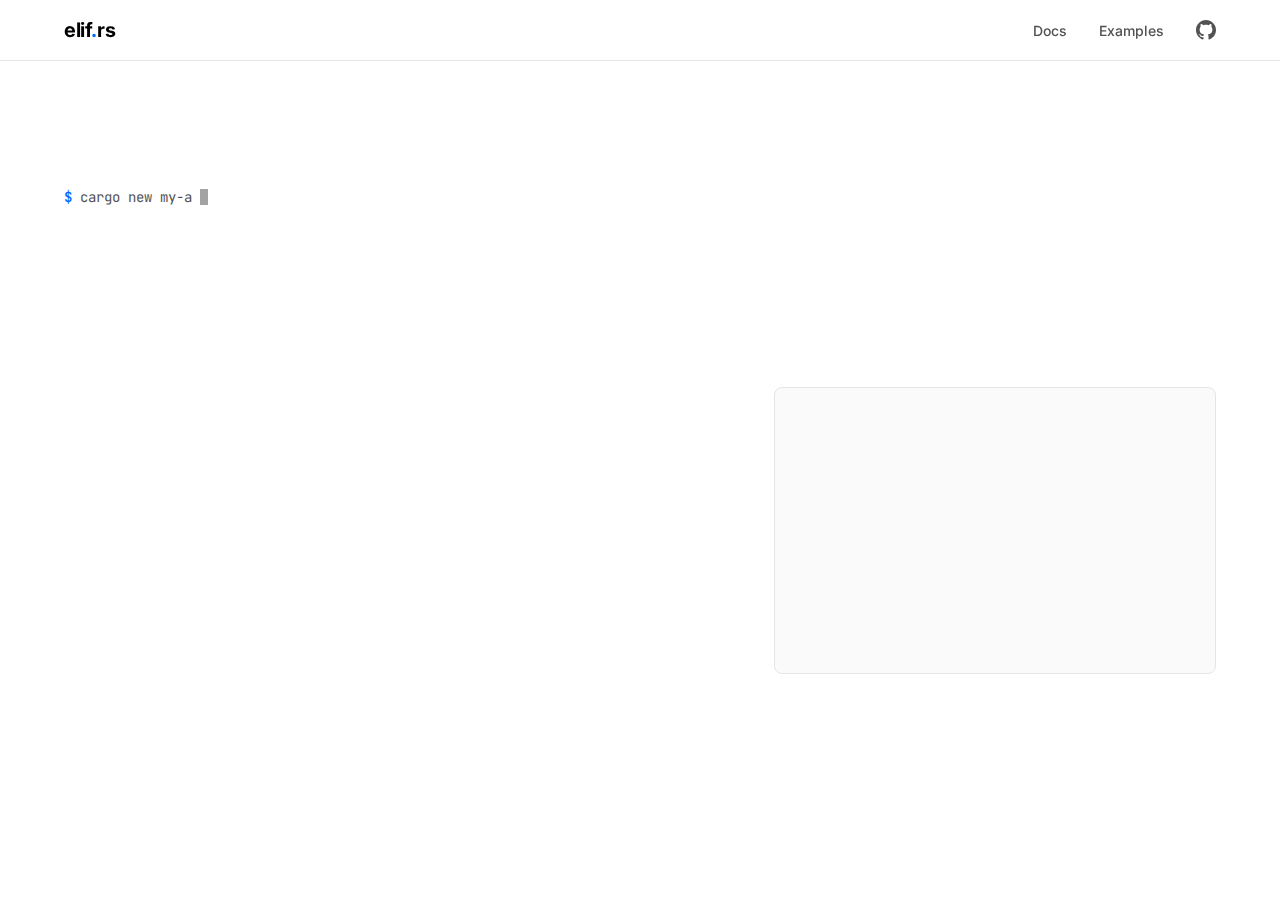
<file: hero-minimal.html>
<!DOCTYPE html>
<html lang="en">
<head>
  <meta charset="UTF-8" />
  <meta name="viewport" content="width=device-width, initial-scale=1" />
  <meta name="description" content="elif.rs — The Rust web framework that respects your time." />
  <title>elif.rs — Clean. Fast. Rust.</title>
  <link rel="preconnect" href="https://fonts.googleapis.com">
  <link rel="preconnect" href="https://fonts.gstatic.com" crossorigin>
  <link href="https://fonts.googleapis.com/css2?family=Inter:wght@400;500;600;700&family=JetBrains+Mono:wght@400;500&display=swap" rel="stylesheet">
  <link rel="stylesheet" href="hero-minimal.css" />
</head>
<body>
  <!-- Minimal Nav -->
  <nav class="nav-minimal">
    <div class="nav-container">
      <a href="#" class="logo">elif<span class="accent">.</span>rs</a>
      <div class="nav-links">
        <a href="#docs">Docs</a>
        <a href="#examples">Examples</a>
        <a href="#github" class="nav-github">
          <svg width="20" height="20" viewBox="0 0 24 24" fill="currentColor">
            <path d="M12 0c-6.626 0-12 5.373-12 12 0 5.302 3.438 9.8 8.207 11.387.599.111.793-.261.793-.577v-2.234c-3.338.726-4.033-1.416-4.033-1.416-.546-1.387-1.333-1.756-1.333-1.756-1.089-.745.083-.729.083-.729 1.205.084 1.839 1.237 1.839 1.237 1.07 1.834 2.807 1.304 3.492.997.107-.775.418-1.305.762-1.604-2.665-.305-5.467-1.334-5.467-5.931 0-1.311.469-2.381 1.236-3.221-.124-.303-.535-1.524.117-3.176 0 0 1.008-.322 3.301 1.23.957-.266 1.983-.399 3.003-.404 1.02.005 2.047.138 3.006.404 2.291-1.552 3.297-1.23 3.297-1.23.653 1.653.242 2.874.118 3.176.77.84 1.235 1.911 1.235 3.221 0 4.609-2.807 5.624-5.479 5.921.43.372.823 1.102.823 2.222v3.293c0 .319.192.694.801.576 4.765-1.589 8.199-6.086 8.199-11.386 0-6.627-5.373-12-12-12z"/>
          </svg>
        </a>
      </div>
    </div>
  </nav>

  <!-- Hero Section -->
  <section class="hero">
    <div class="hero-container">
      <!-- Terminal-style header -->
      <div class="terminal-header">
        <div class="terminal-prompt">
          <span class="prompt-symbol">$</span>
          <span class="prompt-text">cargo new my-app --template elif</span>
          <span class="prompt-cursor"></span>
        </div>
      </div>

      <!-- Main content -->
      <div class="hero-content">
        <h1 class="hero-title">
          The Rust web framework<br/>
          that <span class="accent">respects your time</span>
        </h1>
        
        <p class="hero-subtitle">
          Zero boilerplate. Predictable performance. Ship faster.
        </p>

        <!-- Quick actions -->
        <div class="hero-actions">
          <div class="install-box">
            <code>cargo add elif</code>
            <button class="copy-btn" aria-label="Copy command">
              <svg width="16" height="16" viewBox="0 0 24 24" fill="none" stroke="currentColor" stroke-width="2">
                <rect x="9" y="9" width="13" height="13" rx="2"/>
                <path d="M5 15H4a2 2 0 0 1-2-2V4a2 2 0 0 1 2-2h9a2 2 0 0 1 2 2v1"/>
              </svg>
            </button>
          </div>
          
          <a href="#docs" class="btn-primary">Read the docs →</a>
        </div>

        <!-- Code example -->
        <div class="code-example">
          <div class="code-header">
            <span class="code-filename">src/main.rs</span>
            <span class="code-lines">6 lines</span>
          </div>
          <pre><code><span class="kw">use</span> elif::prelude::*;

<span class="attr">#[tokio::main]</span>
<span class="kw">async fn</span> <span class="fn">main</span>() {
    serve(routes![index, api]).await
}</code></pre>
        </div>

        <!-- Metrics bar -->
        <div class="metrics-bar">
          <div class="metric">
            <span class="metric-value">~50%</span>
            <span class="metric-label">less code</span>
          </div>
          <div class="metric-divider"></div>
          <div class="metric">
            <span class="metric-value">0ms</span>
            <span class="metric-label">cold start</span>
          </div>
          <div class="metric-divider"></div>
          <div class="metric">
            <span class="metric-value">145k</span>
            <span class="metric-label">req/sec</span>
          </div>
        </div>
      </div>

      <!-- Side panel with features -->
      <div class="features-panel">
        <div class="feature">
          <div class="feature-icon">▸</div>
          <div class="feature-content">
            <h3>Batteries included</h3>
            <p>Router, middleware, auth, and database. Everything you need.</p>
          </div>
        </div>
        
        <div class="feature">
          <div class="feature-icon">▸</div>
          <div class="feature-content">
            <h3>Type-safe by default</h3>
            <p>If it compiles, it works. No runtime surprises.</p>
          </div>
        </div>
        
        <div class="feature">
          <div class="feature-icon">▸</div>
          <div class="feature-content">
            <h3>AI-native patterns</h3>
            <p>Clean APIs that LLMs understand and generate correctly.</p>
          </div>
        </div>
      </div>
    </div>
  </section>

  <script src="hero-minimal.js"></script>
</body>
</html>
</file>
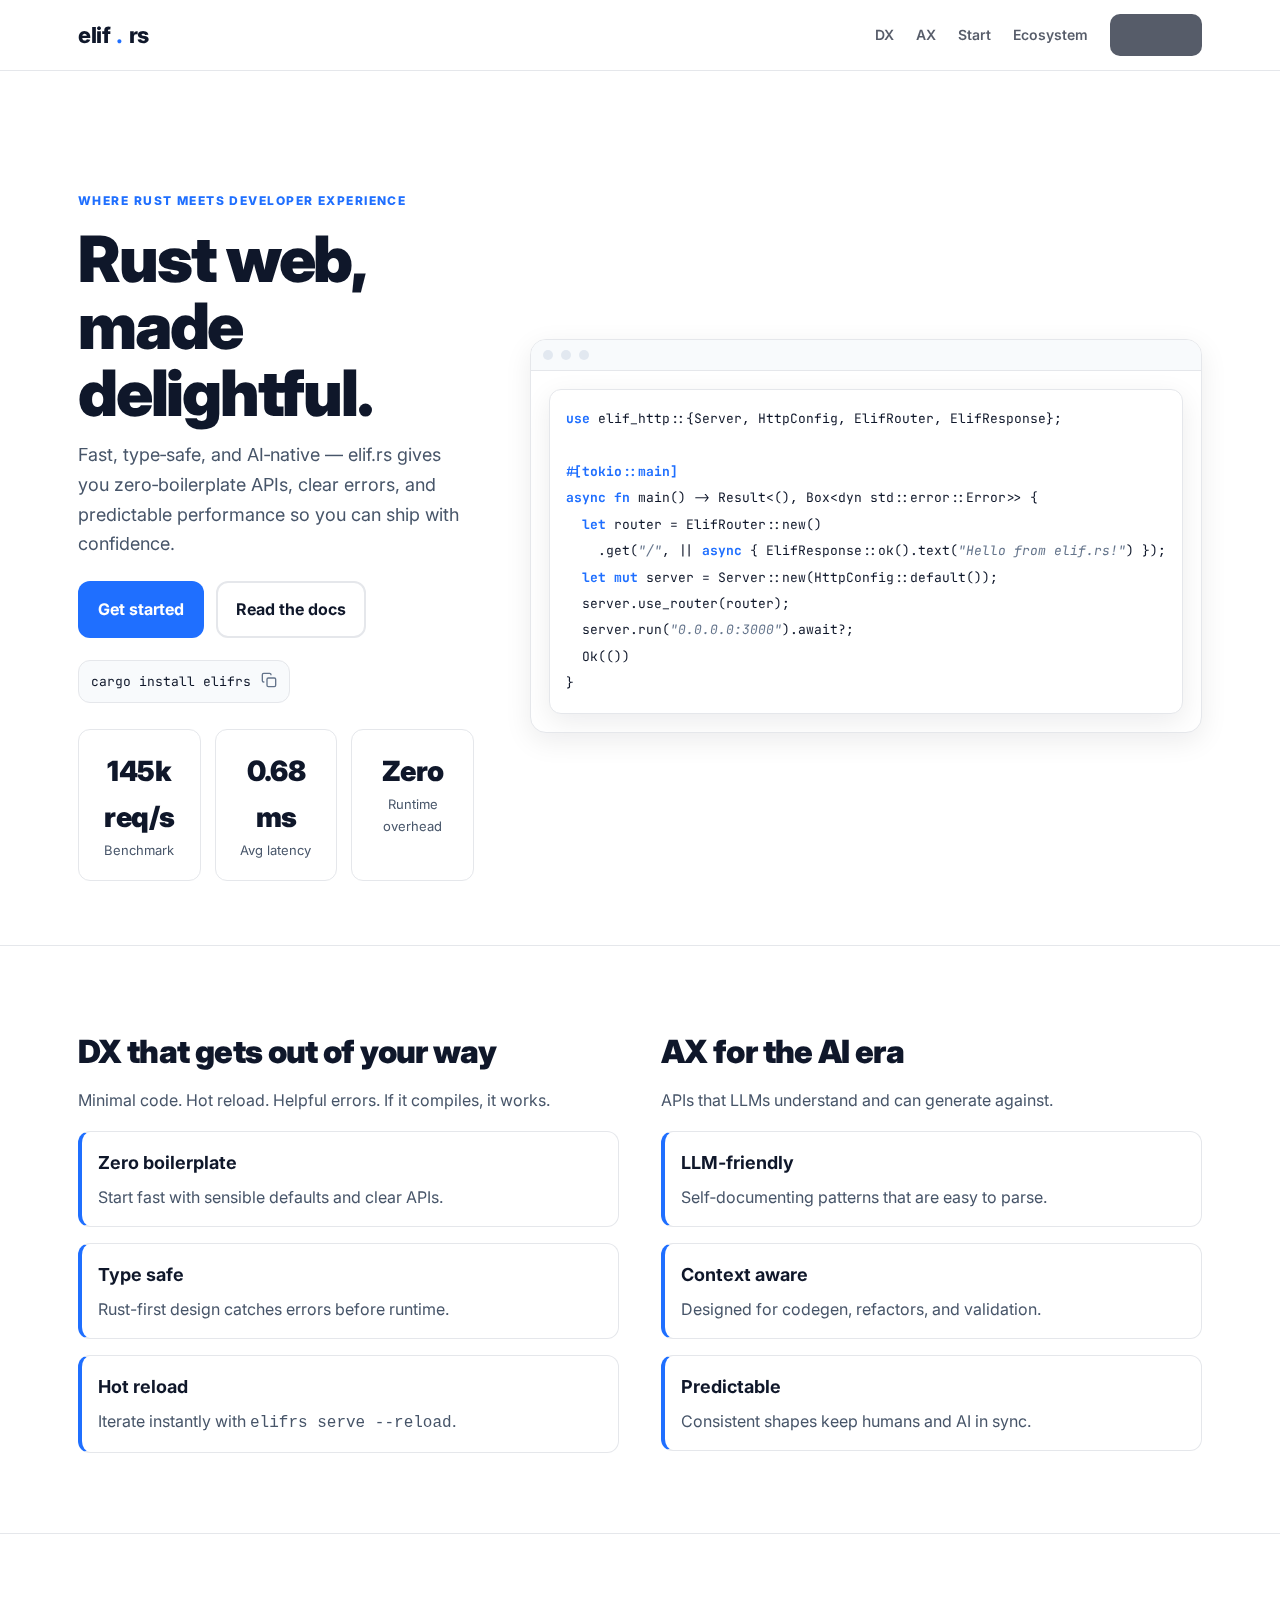
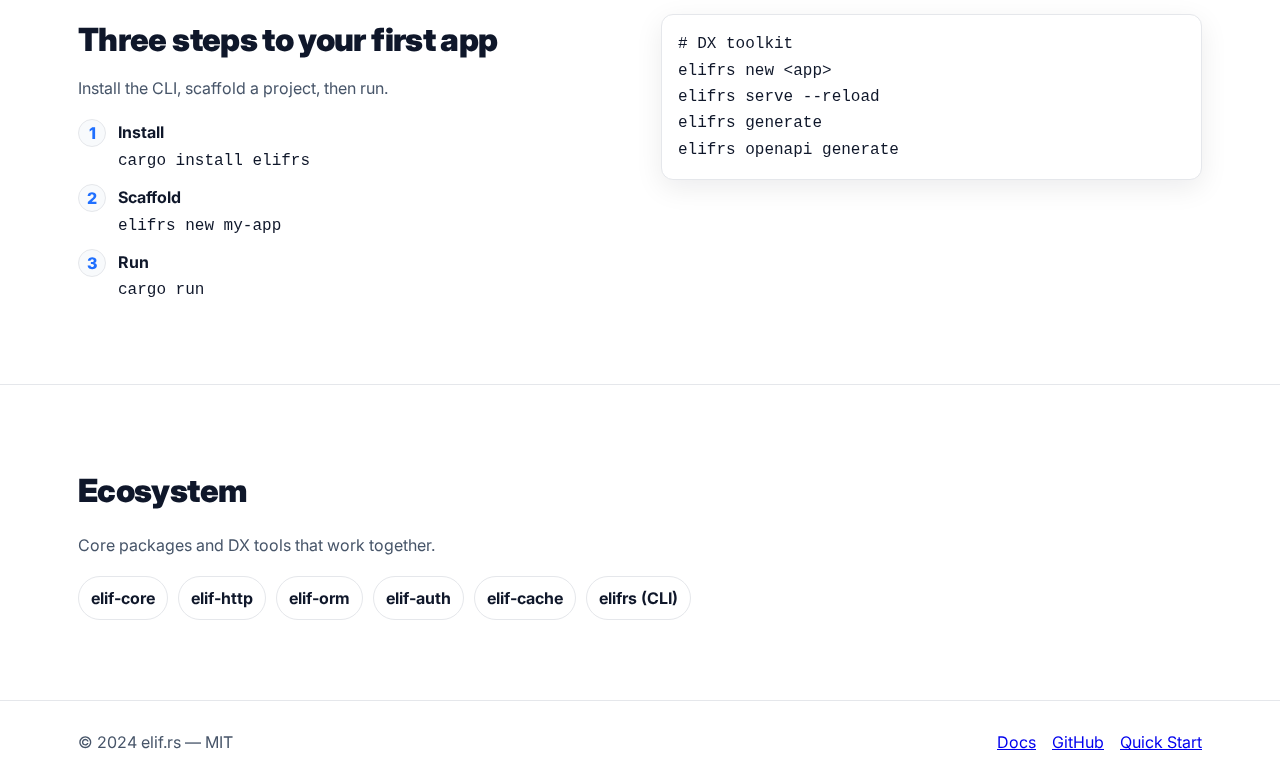
<file: index-v2.html>
<!DOCTYPE html>
<html lang="en">
<head>
  <meta charset="UTF-8" />
  <meta name="viewport" content="width=device-width, initial-scale=1" />
  <meta name="description" content="elif.rs — Rust web framework where DX meets AI-native design." />
  <title>elif.rs — Rust web, exceptional DX</title>
  <link rel="preconnect" href="https://fonts.googleapis.com">
  <link rel="preconnect" href="https://fonts.gstatic.com" crossorigin>
  <link href="https://fonts.googleapis.com/css2?family=Inter:wght@400;600;700;800;900&family=JetBrains+Mono:wght@400;600&display=swap" rel="stylesheet">
  <link rel="stylesheet" href="v2.css" />
</head>
<body>
  <!-- Nav -->
  <nav class="v2-nav">
    <div class="container inner">
      <a class="v2-brand" href="#"><span>elif</span><span class="dot">.</span><span>rs</span></a>
      <div class="v2-links">
        <a href="#dx">DX</a>
        <a href="#ax">AX</a>
        <a href="#start">Start</a>
        <a href="#ecosystem">Ecosystem</a>
        <a class="v2-cta" href="https://github.com/krcpa/elif.rs">GitHub →</a>
      </div>
    </div>
  </nav>

  <!-- Hero -->
  <header class="v2-hero">
    <div class="container v2-hero-grid">
      <div>
        <div class="eyebrow">Where Rust meets Developer Experience</div>
        <h1 class="display">Rust web, made delightful.</h1>
        <p class="tagline">Fast, type‑safe, and AI‑native — elif.rs gives you zero‑boilerplate APIs, clear errors, and predictable performance so you can ship with confidence.</p>
        <div class="cta-row">
          <a class="btn btn-primary" href="#start">Get started</a>
          <a class="btn btn-ghost" href="https://docs.rs/elifrs">Read the docs</a>
        </div>
        <div class="install-pill">
          <code>cargo install elifrs</code>
          <button class="copy-btn" data-copy="cargo install elifrs" aria-label="Copy install">
            <svg width="16" height="16" viewBox="0 0 24 24" fill="none" stroke="currentColor" stroke-width="2"><rect x="9" y="9" width="13" height="13" rx="2" ry="2"/><path d="M5 15H4a2 2 0 0 1-2-2V4a2 2 0 0 1 2-2h9a2 2 0 0 1 2 2v1"/></svg>
          </button>
        </div>

        <div class="band">
          <div class="metric"><div class="val">145k req/s</div><div class="lab">Benchmark</div></div>
          <div class="metric"><div class="val">0.68 ms</div><div class="lab">Avg latency</div></div>
          <div class="metric"><div class="val">Zero</div><div class="lab">Runtime overhead</div></div>
        </div>
      </div>

      <div>
        <div class="code-card">
          <div class="code-head"><span></span><span></span><span></span></div>
          <div class="code-body">
<pre><code><span class="kw">use</span> elif_http::{Server, HttpConfig, ElifRouter, ElifResponse};

<span class="kw">#[tokio::main]</span>
<span class="kw">async fn</span> main() -&gt; Result&lt;(), Box&lt;dyn std::error::Error&gt;&gt; {
  <span class="kw">let</span> router = ElifRouter::new()
    .get(<span class="cm">"/"</span>, || <span class="kw">async</span> { ElifResponse::ok().text(<span class="cm">"Hello from elif.rs!"</span>) });
  <span class="kw">let mut</span> server = Server::new(HttpConfig::default());
  server.use_router(router);
  server.run(<span class="cm">"0.0.0.0:3000"</span>).await?;
  Ok(())
}</code></pre>
          </div>
        </div>
      </div>
    </div>
  </header>

  <!-- DX / AX Split -->
  <section id="dx" class="section">
    <div class="container split">
      <div>
        <h2 class="h2">DX that gets out of your way</h2>
        <p class="sub">Minimal code. Hot reload. Helpful errors. If it compiles, it works.</p>
        <div class="features">
          <div class="f-row"><div><h3>Zero boilerplate</h3><p>Start fast with sensible defaults and clear APIs.</p></div></div>
          <div class="f-row"><div><h3>Type safe</h3><p>Rust-first design catches errors before runtime.</p></div></div>
          <div class="f-row"><div><h3>Hot reload</h3><p>Iterate instantly with <code>elifrs serve --reload</code>.</p></div></div>
        </div>
      </div>
      <div id="ax">
        <h2 class="h2">AX for the AI era</h2>
        <p class="sub">APIs that LLMs understand and can generate against.</p>
        <div class="features">
          <div class="f-row"><div><h3>LLM‑friendly</h3><p>Self‑documenting patterns that are easy to parse.</p></div></div>
          <div class="f-row"><div><h3>Context aware</h3><p>Designed for codegen, refactors, and validation.</p></div></div>
          <div class="f-row"><div><h3>Predictable</h3><p>Consistent shapes keep humans and AI in sync.</p></div></div>
        </div>
      </div>
    </div>
  </section>

  <!-- Start (steps) -->
  <section id="start" class="section">
    <div class="container split">
      <div>
        <h2 class="h2">Three steps to your first app</h2>
        <p class="sub">Install the CLI, scaffold a project, then run.</p>
        <div class="steps">
          <div class="step"><div class="no">1</div><div><b>Install</b><br/><code>cargo install elifrs</code></div></div>
          <div class="step"><div class="no">2</div><div><b>Scaffold</b><br/><code>elifrs new my-app</code></div></div>
          <div class="step"><div class="no">3</div><div><b>Run</b><br/><code>cargo run</code></div></div>
        </div>
      </div>
      <div>
<pre><code class="language-bash"># DX toolkit
elifrs new &lt;app&gt;
elifrs serve --reload
elifrs generate
elifrs openapi generate</code></pre>
      </div>
    </div>
  </section>

  <!-- Ecosystem -->
  <section id="ecosystem" class="section">
    <div class="container">
      <h2 class="h2" style="margin-bottom:14px">Ecosystem</h2>
      <p class="sub" style="margin-bottom:18px">Core packages and DX tools that work together.</p>
      <div class="pill-grid">
        <span class="pill">elif-core</span>
        <span class="pill">elif-http</span>
        <span class="pill">elif-orm</span>
        <span class="pill">elif-auth</span>
        <span class="pill">elif-cache</span>
        <span class="pill">elifrs (CLI)</span>
      </div>
    </div>
  </section>

  <!-- Footer -->
  <footer class="v2-footer">
    <div class="container" style="display:flex;justify-content:space-between;gap:16px;flex-wrap:wrap;align-items:center;">
      <div>© 2024 elif.rs — MIT</div>
      <div style="display:flex;gap:16px;flex-wrap:wrap">
        <a href="https://docs.rs/elifrs">Docs</a>
        <a href="https://github.com/krcpa/elif.rs">GitHub</a>
        <a href="#start">Quick Start</a>
      </div>
    </div>
  </footer>

  <script src="script.js"></script>
</body>
</html>
</file>
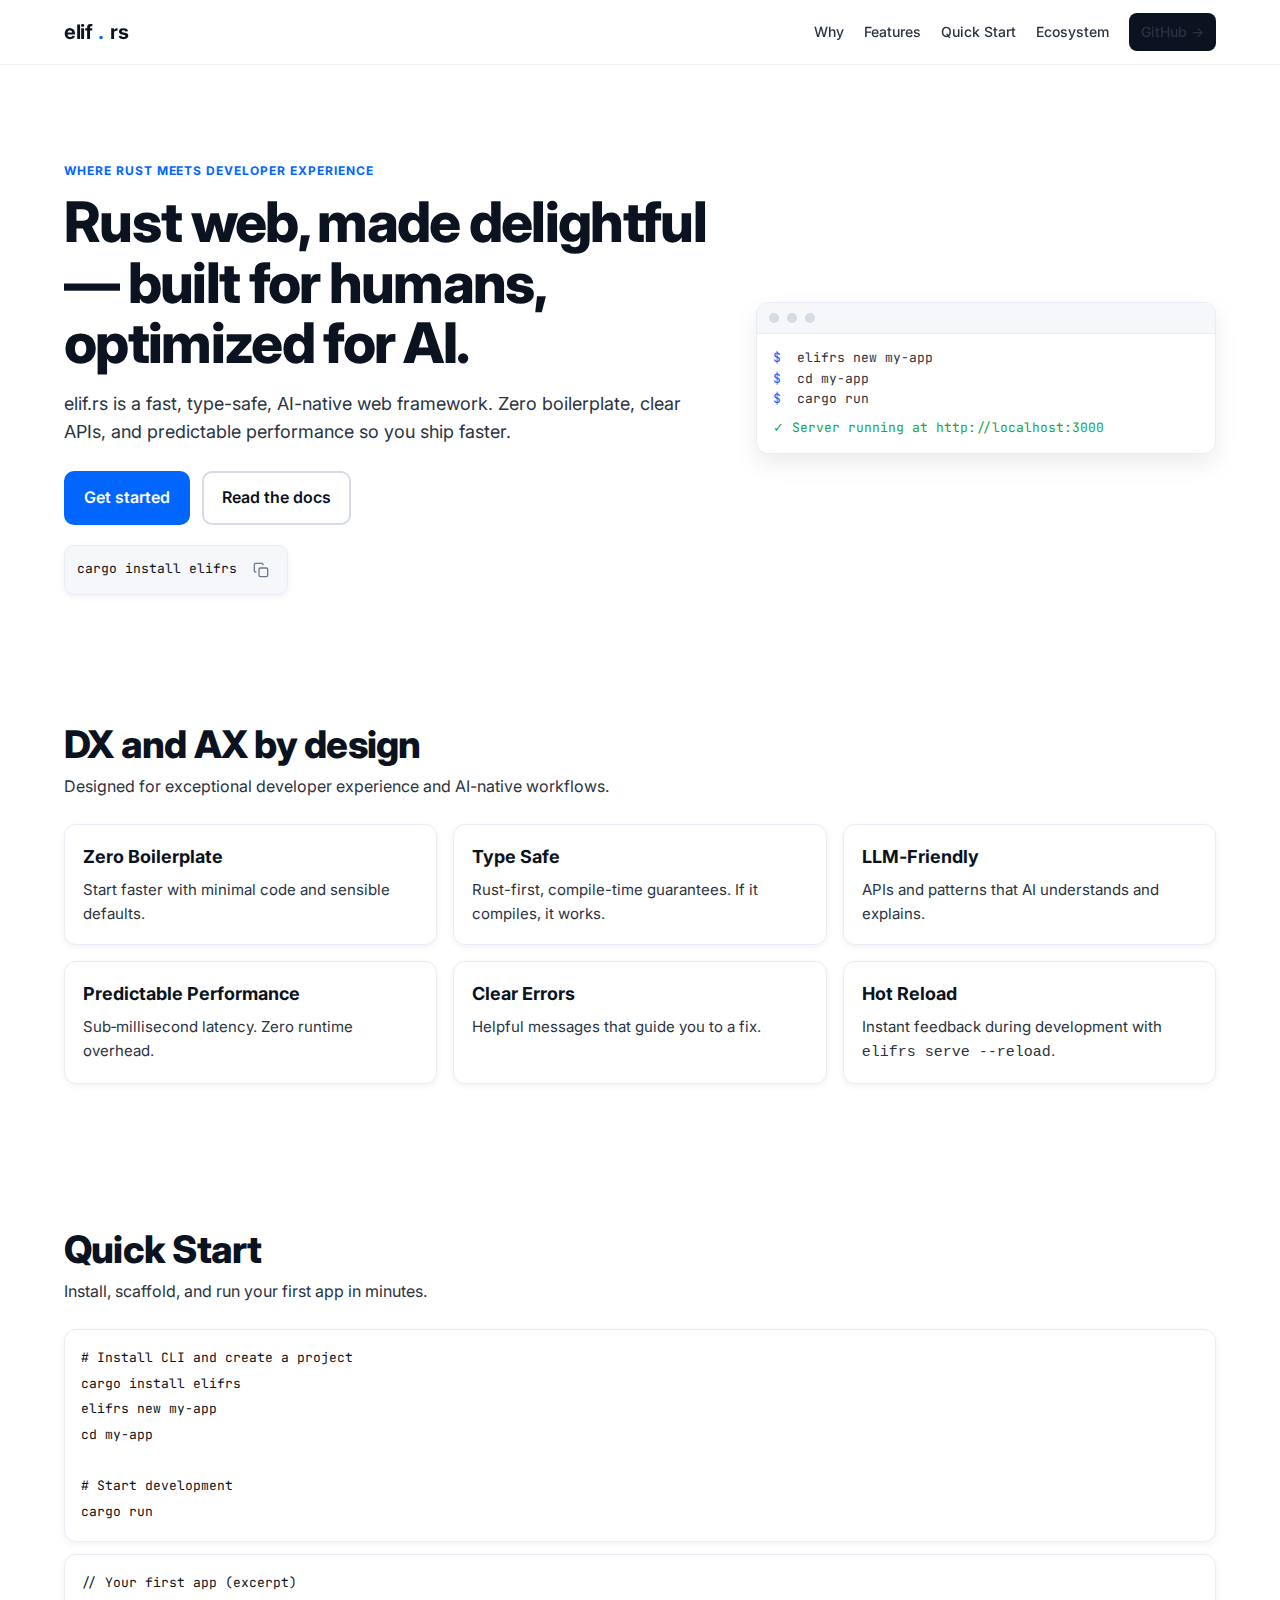
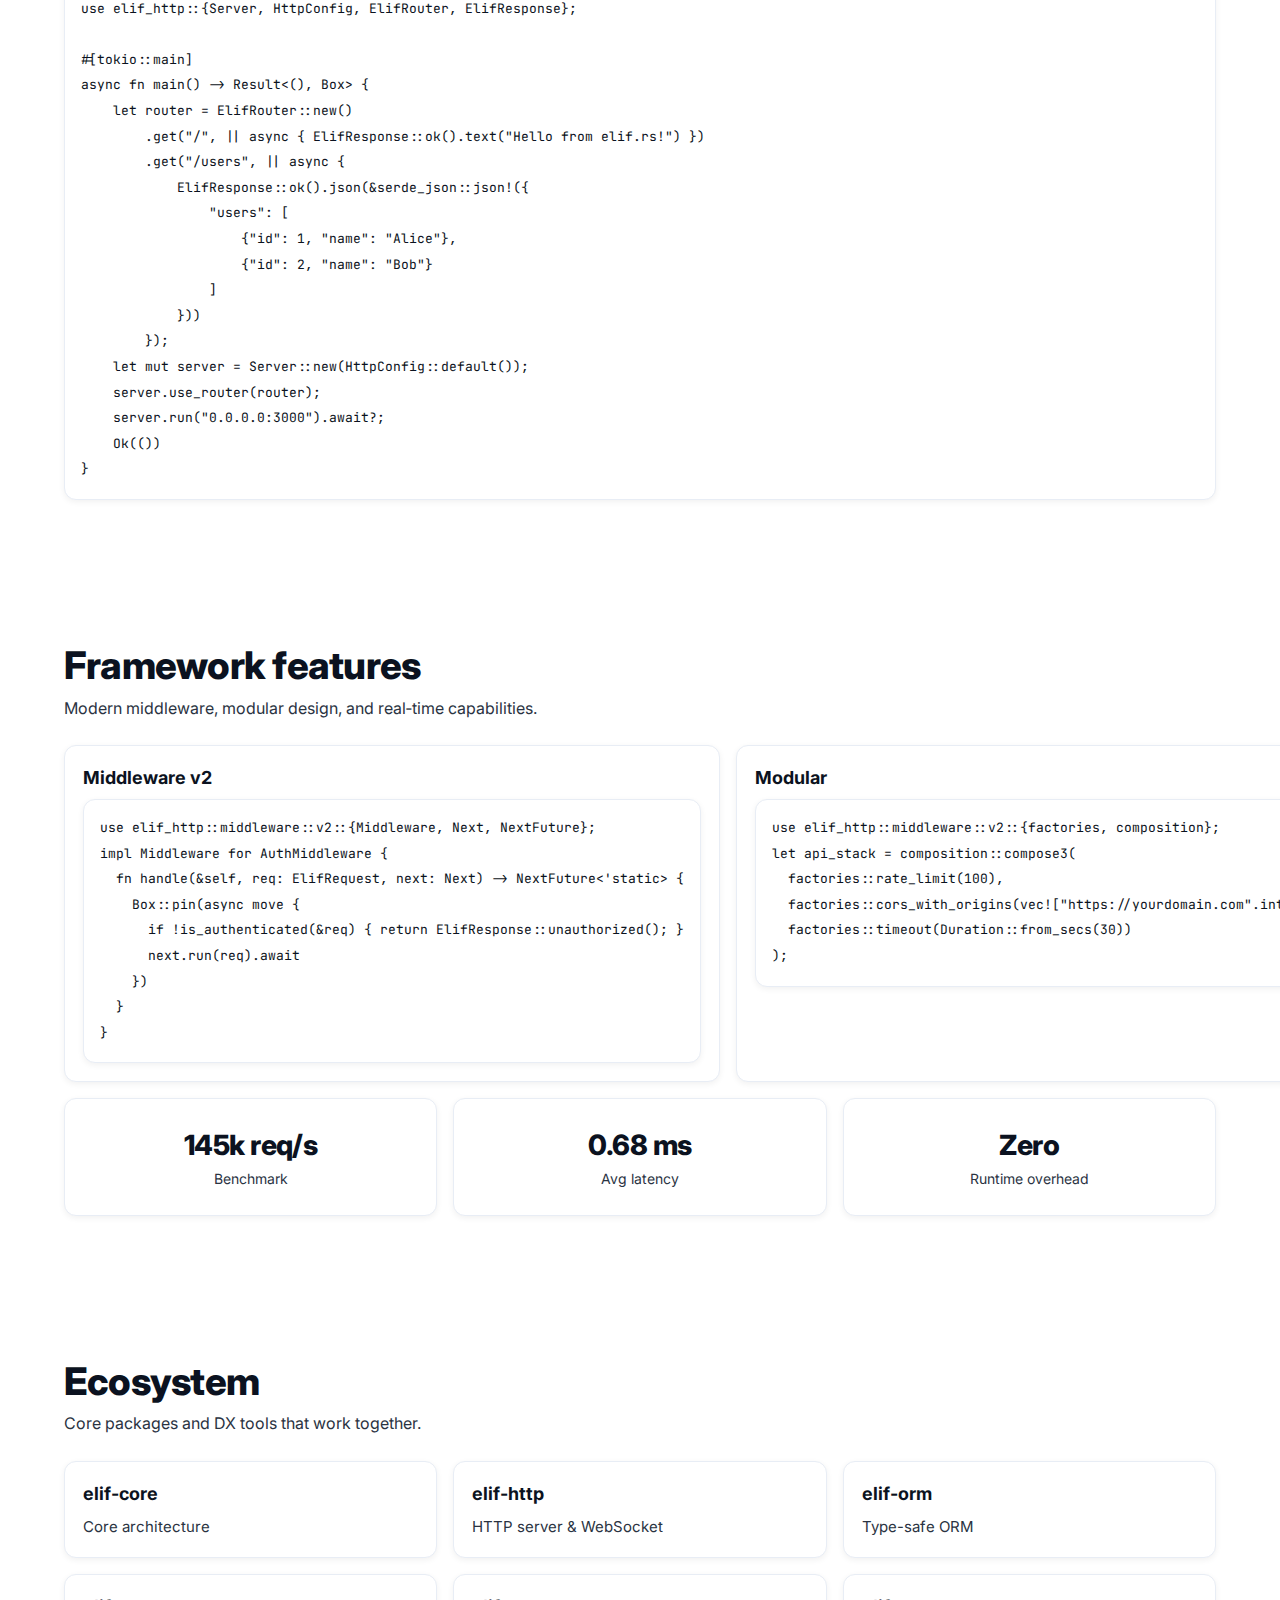
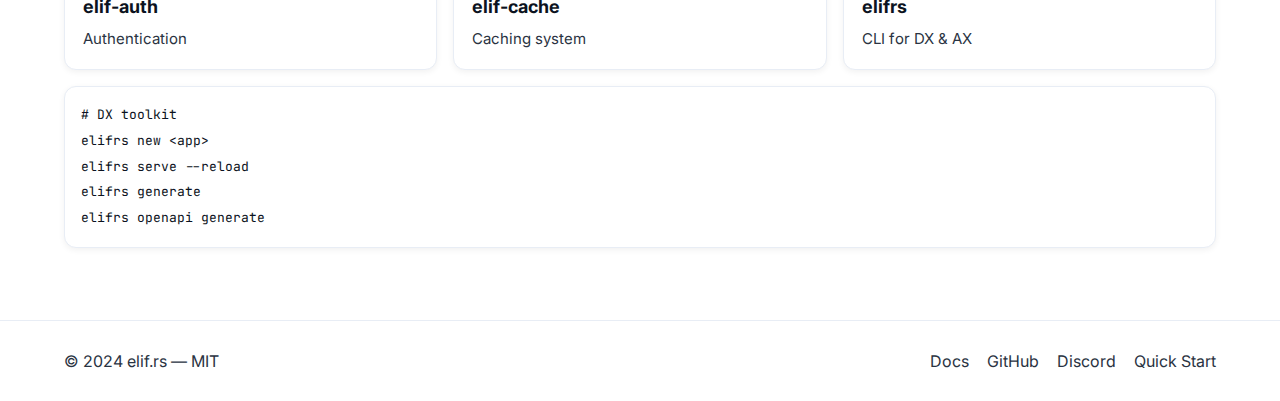
<file: landing.html>
<!DOCTYPE html>
<html lang="en">
<head>
  <meta charset="UTF-8" />
  <meta name="viewport" content="width=device-width, initial-scale=1" />
  <meta name="description" content="elif.rs — Rust web framework where Developer Experience meets AI-native design." />
  <title>elif.rs — Rust Web. Exceptional DX.</title>
  <link rel="preconnect" href="https://fonts.googleapis.com">
  <link rel="preconnect" href="https://fonts.gstatic.com" crossorigin>
  <link href="https://fonts.googleapis.com/css2?family=Inter:wght@400;600;700;800&family=JetBrains+Mono:wght@400;600&display=swap" rel="stylesheet">
  <link rel="stylesheet" href="landing.css" />
</head>
<body>
  <!-- Nav -->
  <nav class="nav">
    <div class="container nav-inner">
      <a class="brand" href="#">
        <span>elif</span><span class="dot">.</span><span>rs</span>
      </a>
      <div class="nav-links">
        <a href="#why">Why</a>
        <a href="#features">Features</a>
        <a href="#quickstart">Quick Start</a>
        <a href="#ecosystem">Ecosystem</a>
        <a class="btn-sm" href="https://github.com/krcpa/elif.rs">GitHub →</a>
      </div>
    </div>
  </nav>

  <!-- Hero -->
  <header class="hero">
    <div class="container hero-grid">
      <div>
        <div class="eyebrow">Where Rust meets Developer Experience</div>
        <h1 class="h1">Rust web, made delightful — built for humans, optimized for AI.</h1>
        <p class="lead">elif.rs is a fast, type-safe, AI-native web framework. Zero boilerplate, clear APIs, and predictable performance so you ship faster.</p>
        <div class="cta-row">
          <a class="btn btn-primary" href="#quickstart">Get started</a>
          <a class="btn btn-secondary" href="https://docs.rs/elifrs">Read the docs</a>
        </div>
        <div class="install">
          <code>cargo install elifrs</code>
          <button class="copy-btn" aria-label="Copy install" data-copy="cargo install elifrs">
            <svg width="16" height="16" viewBox="0 0 24 24" fill="none" stroke="currentColor" stroke-width="2"><rect x="9" y="9" width="13" height="13" rx="2" ry="2"/><path d="M5 15H4a2 2 0 0 1-2-2V4a2 2 0 0 1 2-2h9a2 2 0 0 1 2 2v1"/></svg>
          </button>
        </div>
      </div>

      <div>
        <div class="terminal">
          <div class="terminal-hd"><span></span><span></span><span></span></div>
          <div class="terminal-body">
            <div><span class="prompt">$</span> elifrs new my-app</div>
            <div><span class="prompt">$</span> cd my-app</div>
            <div><span class="prompt">$</span> cargo run</div>
            <div style="margin-top:8px;color:#1aa34a">✓ Server running at http://localhost:3000</div>
          </div>
        </div>
      </div>
    </div>
  </header>

  <!-- Why -->
  <section id="why" class="section">
    <div class="container">
      <div class="section-hd">
        <h2 class="h2">DX and AX by design</h2>
        <p class="sub">Designed for exceptional developer experience and AI-native workflows.</p>
      </div>
      <div class="grid cols-3">
        <div class="card"><h3>Zero Boilerplate</h3><p>Start faster with minimal code and sensible defaults.</p></div>
        <div class="card"><h3>Type Safe</h3><p>Rust-first, compile-time guarantees. If it compiles, it works.</p></div>
        <div class="card"><h3>LLM‑Friendly</h3><p>APIs and patterns that AI understands and explains.</p></div>
        <div class="card"><h3>Predictable Performance</h3><p>Sub‑millisecond latency. Zero runtime overhead.</p></div>
        <div class="card"><h3>Clear Errors</h3><p>Helpful messages that guide you to a fix.</p></div>
        <div class="card"><h3>Hot Reload</h3><p>Instant feedback during development with <code>elifrs serve --reload</code>.</p></div>
      </div>
    </div>
  </section>

  <!-- Quick Start -->
  <section id="quickstart" class="section">
    <div class="container">
      <div class="section-hd">
        <h2 class="h2">Quick Start</h2>
        <p class="sub">Install, scaffold, and run your first app in minutes.</p>
      </div>
      <pre><code class="language-bash"># Install CLI and create a project
cargo install elifrs
elifrs new my-app
cd my-app

# Start development
cargo run</code></pre>

      <div style="height:12px"></div>
      <pre><code>// Your first app (excerpt)
use elif_http::{Server, HttpConfig, ElifRouter, ElifResponse};

#[tokio::main]
async fn main() -> Result<(), Box<dyn std::error::Error>> {
    let router = ElifRouter::new()
        .get("/", || async { ElifResponse::ok().text("Hello from elif.rs!") })
        .get("/users", || async {
            ElifResponse::ok().json(&serde_json::json!({
                "users": [
                    {"id": 1, "name": "Alice"},
                    {"id": 2, "name": "Bob"}
                ]
            }))
        });
    let mut server = Server::new(HttpConfig::default());
    server.use_router(router);
    server.run("0.0.0.0:3000").await?;
    Ok(())
}</code></pre>
    </div>
  </section>

  <!-- Features -->
  <section id="features" class="section">
    <div class="container">
      <div class="section-hd">
        <h2 class="h2">Framework features</h2>
        <p class="sub">Modern middleware, modular design, and real‑time capabilities.</p>
      </div>
      <div class="grid cols-2">
        <div class="card">
          <h3>Middleware v2</h3>
          <pre><code>use elif_http::middleware::v2::{Middleware, Next, NextFuture};
impl Middleware for AuthMiddleware {
  fn handle(&self, req: ElifRequest, next: Next) -> NextFuture<'static> {
    Box::pin(async move {
      if !is_authenticated(&req) { return ElifResponse::unauthorized(); }
      next.run(req).await
    })
  }
}</code></pre>
        </div>
        <div class="card">
          <h3>Modular</h3>
          <pre><code>use elif_http::middleware::v2::{factories, composition};
let api_stack = composition::compose3(
  factories::rate_limit(100),
  factories::cors_with_origins(vec!["https://yourdomain.com".into()]),
  factories::timeout(Duration::from_secs(30))
);</code></pre>
        </div>
      </div>

      <div style="height:16px"></div>
      <div class="grid cols-3">
        <div class="card kpi"><div class="val">145k req/s</div><div class="label">Benchmark</div></div>
        <div class="card kpi"><div class="val">0.68 ms</div><div class="label">Avg latency</div></div>
        <div class="card kpi"><div class="val">Zero</div><div class="label">Runtime overhead</div></div>
      </div>
    </div>
  </section>

  <!-- Ecosystem -->
  <section id="ecosystem" class="section">
    <div class="container">
      <div class="section-hd">
        <h2 class="h2">Ecosystem</h2>
        <p class="sub">Core packages and DX tools that work together.</p>
      </div>
      <div class="grid cols-3">
        <div class="card"><h3>elif-core</h3><p>Core architecture</p></div>
        <div class="card"><h3>elif-http</h3><p>HTTP server &amp; WebSocket</p></div>
        <div class="card"><h3>elif-orm</h3><p>Type-safe ORM</p></div>
        <div class="card"><h3>elif-auth</h3><p>Authentication</p></div>
        <div class="card"><h3>elif-cache</h3><p>Caching system</p></div>
        <div class="card"><h3>elifrs</h3><p>CLI for DX &amp; AX</p></div>
      </div>

      <div style="height:16px"></div>
      <pre><code class="language-bash"># DX toolkit
elifrs new &lt;app&gt;
elifrs serve --reload
elifrs generate
elifrs openapi generate</code></pre>
    </div>
  </section>

  <!-- Footer -->
  <footer class="footer">
    <div class="container" style="display:flex;justify-content:space-between;gap:16px;flex-wrap:wrap;align-items:center;">
      <div>© 2024 elif.rs — MIT</div>
      <div class="links">
        <a href="https://docs.rs/elifrs">Docs</a>
        <a href="https://github.com/krcpa/elif.rs">GitHub</a>
        <a href="https://discord.gg/elifrs">Discord</a>
        <a href="#quickstart">Quick Start</a>
      </div>
    </div>
  </footer>

  <script src="script.js"></script>
</body>
</html>
</file>
<file: hero-dx-ax.css>
/* elif.rs DX ∩ AX Hero Design */

:root {
  /* Colors */
  --black: #000;
  --white: #fff;
  --accent: #0066ff;
  --accent-light: #3385ff;
  --gray-50: #fafafa;
  --gray-100: #f4f4f4;
  --gray-200: #e4e4e4;
  --gray-300: #d4d4d4;
  --gray-500: #737373;
  --gray-600: #525252;
  --gray-800: #262626;
  --gray-900: #171717;
  
  /* Success/Error */
  --green: #10b981;
  --red: #ef4444;
  
  /* Spacing */
  --space-xs: 0.25rem;
  --space-sm: 0.5rem;
  --space-md: 1rem;
  --space-lg: 1.5rem;
  --space-xl: 2rem;
  --space-2xl: 3rem;
  --space-3xl: 4rem;
}

/* Reset */
* {
  box-sizing: border-box;
  margin: 0;
  padding: 0;
}

html {
  font-size: 16px;
  -webkit-font-smoothing: antialiased;
}

body {
  font-family: 'Inter', -apple-system, sans-serif;
  background: var(--white);
  color: var(--black);
  line-height: 1.5;
  overflow-x: hidden;
}

/* Top Bar */
.top-bar {
  position: fixed;
  top: 0;
  left: 0;
  right: 0;
  background: rgba(255, 255, 255, 0.9);
  backdrop-filter: blur(10px);
  border-bottom: 1px solid var(--gray-200);
  z-index: 100;
}

.top-bar-content {
  max-width: 1400px;
  margin: 0 auto;
  padding: 0 var(--space-xl);
  height: 56px;
  display: flex;
  align-items: center;
  justify-content: space-between;
}

.logo {
  font-size: 1.125rem;
  font-weight: 700;
  letter-spacing: -0.02em;
}

.logo .dot {
  color: var(--accent);
}

.nav {
  display: flex;
  gap: var(--space-xl);
}

.nav-link {
  color: var(--gray-600);
  text-decoration: none;
  font-size: 0.875rem;
  font-weight: 500;
  transition: color 0.2s;
}

.nav-link:hover {
  color: var(--black);
}

/* Hero Section */
.hero {
  min-height: 100vh;
  padding: calc(56px + var(--space-2xl)) var(--space-xl) var(--space-2xl);
  display: flex;
  flex-direction: column;
  justify-content: center;
}

.hero-grid {
  max-width: 1200px;
  margin: 0 auto;
  display: grid;
  grid-template-columns: 1fr auto 1fr;
  gap: var(--space-2xl);
  align-items: start;
}

/* Section Labels */
.section-label {
  font-size: 0.75rem;
  font-weight: 500;
  text-transform: uppercase;
  letter-spacing: 0.1em;
  color: var(--gray-400);
  margin-bottom: var(--space-md);
}

/* DX Section */
.dx-section {
  text-align: left;
}

.hero-title {
  font-size: 2rem;
  font-weight: 600;
  line-height: 1.2;
  letter-spacing: -0.02em;
  margin-bottom: var(--space-xl);
}

.hero-title .accent {
  color: var(--accent);
  font-weight: 400;
}

/* DX Features */
.dx-features {
  display: flex;
  gap: var(--space-xl);
  margin-bottom: var(--space-2xl);
}

.dx-metric {
  text-align: center;
}

.metric-number {
  font-size: 1.5rem;
  font-weight: 600;
  letter-spacing: -0.02em;
  color: var(--black);
}

.metric-text {
  font-size: 0.75rem;
  color: var(--gray-600);
}

/* Code Transform */
.code-transform {
  position: relative;
  padding: var(--space-md);
  background: var(--gray-50);
  border-radius: 8px;
  border: 1px solid var(--gray-200);
}

.transform-label {
  font-size: 0.875rem;
  font-weight: 600;
  margin-bottom: var(--space-md);
}

.code-before, .code-after {
  position: relative;
  transition: opacity 0.3s, transform 0.3s;
}

.code-before {
  opacity: 0.5;
}

.code-transform:hover .code-before {
  opacity: 0.2;
  transform: scale(0.95);
}

.code-transform:hover .code-after {
  transform: scale(1.05);
}

.transform-arrow {
  position: absolute;
  left: 50%;
  top: 50%;
  transform: translate(-50%, -50%);
  font-size: 1.25rem;
  color: var(--gray-400);
  font-weight: 400;
  z-index: 1;
}

.code-transform pre {
  margin: 0;
  font-family: 'JetBrains Mono', monospace;
  font-size: 0.75rem;
  line-height: 1.4;
}

/* Center Divider */
.center-divider {
  display: flex;
  flex-direction: column;
  align-items: center;
  justify-content: center;
  height: 100%;
  position: relative;
}

.divider-symbol {
  font-size: 1.5rem;
  font-weight: 400;
  color: var(--gray-300);
  margin-bottom: var(--space-md);
}

.divider-line {
  width: 1px;
  height: 120px;
  background: var(--gray-200);
}

/* AX Section */
.ax-section {
  text-align: left;
}

.ax-title {
  font-size: 2rem;
  font-weight: 600;
  line-height: 1.2;
  letter-spacing: -0.02em;
  margin-bottom: var(--space-xl);
}

.ax-title .accent {
  color: var(--accent);
  font-weight: 400;
}

/* AI Showcase */
.ai-showcase {
  background: var(--gray-50);
  border: 1px solid var(--gray-200);
  border-radius: 8px;
  padding: var(--space-md);
  margin-bottom: var(--space-xl);
}

.ai-prompt {
  display: flex;
  align-items: center;
  gap: var(--space-sm);
  padding: var(--space-md);
  background: var(--white);
  border: 1px solid var(--gray-200);
  border-radius: 8px;
  margin-bottom: var(--space-md);
}

.prompt-icon {
  font-size: 1.25rem;
}

.prompt-text {
  font-family: 'JetBrains Mono', monospace;
  font-size: 0.875rem;
  color: var(--gray-600);
}

.ai-response {
  background: var(--white);
  border: 1px solid var(--gray-200);
  border-radius: 8px;
  padding: var(--space-md);
}

.ai-response pre {
  margin: 0 0 var(--space-md) 0;
  font-family: 'JetBrains Mono', monospace;
  font-size: 0.875rem;
  line-height: 1.5;
}

/* Syntax */
.kw { color: var(--accent); font-weight: 600; }
.fn { color: var(--gray-800); font-weight: 600; }
.attr { color: var(--gray-600); }

/* AI Confidence */
.ai-confidence {
  display: flex;
  align-items: center;
  gap: var(--space-md);
  font-size: 0.75rem;
}

.confidence-label {
  color: var(--gray-600);
}

.confidence-bar {
  flex: 1;
  height: 6px;
  background: var(--gray-200);
  border-radius: 3px;
  overflow: hidden;
}

.confidence-fill {
  height: 100%;
  background: var(--green);
  transition: width 1s ease-out;
}

.confidence-value {
  font-weight: 600;
  color: var(--green);
}

/* AX Metrics */
.ax-metrics {
  display: grid;
  gap: var(--space-md);
}

.ax-stat {
  display: flex;
  align-items: center;
  gap: var(--space-md);
  padding: var(--space-md);
  background: var(--gray-50);
  border-radius: 8px;
}

.stat-icon {
  font-size: 1rem;
  color: var(--gray-400);
}

.stat-value {
  font-size: 1.25rem;
  font-weight: 700;
  color: var(--black);
}

.stat-label {
  font-size: 0.875rem;
  color: var(--gray-600);
}

/* Hero CTA */
.hero-cta {
  max-width: 1200px;
  margin: var(--space-2xl) auto 0;
  display: flex;
  flex-direction: column;
  align-items: center;
  gap: var(--space-md);
}

.install-command {
  display: flex;
  align-items: center;
  gap: var(--space-md);
  padding: var(--space-sm) var(--space-md);
  background: var(--gray-50);
  color: var(--black);
  border: 1px solid var(--gray-200);
  border-radius: 6px;
}

.install-command code {
  font-family: 'JetBrains Mono', monospace;
  font-size: 0.875rem;
}

.copy-btn {
  background: none;
  border: none;
  color: var(--gray-400);
  cursor: pointer;
  padding: var(--space-xs);
  transition: color 0.2s;
}

.copy-btn:hover {
  color: var(--accent);
}

.cta-stats {
  display: flex;
  gap: var(--space-xl);
  font-size: 0.875rem;
  color: var(--gray-600);
}

.stat {
  display: flex;
  align-items: center;
  gap: var(--space-sm);
}

/* Animations */
@keyframes slideInLeft {
  from {
    opacity: 0;
    transform: translateX(-20px);
  }
  to {
    opacity: 1;
    transform: translateX(0);
  }
}

@keyframes slideInRight {
  from {
    opacity: 0;
    transform: translateX(20px);
  }
  to {
    opacity: 1;
    transform: translateX(0);
  }
}

@keyframes fadeIn {
  from {
    opacity: 0;
  }
  to {
    opacity: 1;
  }
}

.dx-section > * {
  animation: slideInLeft 0.6s ease-out backwards;
}

.dx-section > *:nth-child(1) { animation-delay: 0s; }
.dx-section > *:nth-child(2) { animation-delay: 0.1s; }
.dx-section > *:nth-child(3) { animation-delay: 0.2s; }
.dx-section > *:nth-child(4) { animation-delay: 0.3s; }

.ax-section > * {
  animation: slideInRight 0.6s ease-out backwards;
}

.ax-section > *:nth-child(1) { animation-delay: 0s; }
.ax-section > *:nth-child(2) { animation-delay: 0.1s; }
.ax-section > *:nth-child(3) { animation-delay: 0.2s; }
.ax-section > *:nth-child(4) { animation-delay: 0.3s; }

.center-divider {
  animation: fadeIn 1s ease-out 0.5s backwards;
}

.hero-cta {
  animation: fadeIn 1s ease-out 0.8s backwards;
}

/* Responsive */
@media (max-width: 1200px) {
  .hero-grid {
    grid-template-columns: 1fr;
    gap: var(--space-2xl);
  }
  
  .center-divider {
    display: none;
  }
  
  .hero-title, .ax-title {
    font-size: 2.5rem;
  }
  
  .dx-features {
    justify-content: space-around;
  }
}

@media (max-width: 768px) {
  .hero {
    padding: calc(56px + var(--space-xl)) var(--space-lg) var(--space-xl);
  }
  
  .hero-title, .ax-title {
    font-size: 2rem;
  }
  
  .dx-features {
    flex-direction: column;
    gap: var(--space-lg);
  }
  
  .install-command {
    flex-direction: column;
    text-align: center;
  }
  
  .cta-stats {
    flex-direction: column;
    align-items: center;
    gap: var(--space-sm);
  }
}
</file>
<file: hero-minimal.css>
/* elif.rs Minimal Hero - Developer-focused Design */

:root {
  /* Minimal color palette */
  --black: #000000;
  --white: #ffffff;
  --gray-50: #fafafa;
  --gray-100: #f5f5f5;
  --gray-200: #e5e5e5;
  --gray-300: #d4d4d4;
  --gray-400: #a3a3a3;
  --gray-500: #737373;
  --gray-600: #525252;
  --gray-700: #404040;
  --gray-800: #262626;
  --gray-900: #171717;
  
  /* Single accent */
  --accent: #0066ff;
  --accent-dark: #0052cc;
  
  /* Typography */
  --font-sans: 'Inter', -apple-system, BlinkMacSystemFont, sans-serif;
  --font-mono: 'JetBrains Mono', monospace;
  
  /* Spacing */
  --space-1: 0.25rem;
  --space-2: 0.5rem;
  --space-3: 0.75rem;
  --space-4: 1rem;
  --space-5: 1.25rem;
  --space-6: 1.5rem;
  --space-8: 2rem;
  --space-10: 2.5rem;
  --space-12: 3rem;
  --space-16: 4rem;
}

/* Reset */
* {
  box-sizing: border-box;
  margin: 0;
  padding: 0;
}

html {
  font-size: 16px;
  -webkit-font-smoothing: antialiased;
  -moz-osx-font-smoothing: grayscale;
}

body {
  font-family: var(--font-sans);
  color: var(--gray-900);
  background: var(--white);
  line-height: 1.5;
}

/* Navigation */
.nav-minimal {
  position: fixed;
  top: 0;
  left: 0;
  right: 0;
  background: rgba(255, 255, 255, 0.8);
  backdrop-filter: blur(10px);
  border-bottom: 1px solid var(--gray-200);
  z-index: 100;
}

.nav-container {
  max-width: 1200px;
  margin: 0 auto;
  padding: 0 var(--space-6);
  height: 60px;
  display: flex;
  align-items: center;
  justify-content: space-between;
}

.logo {
  font-size: 1.25rem;
  font-weight: 700;
  color: var(--black);
  text-decoration: none;
  letter-spacing: -0.02em;
}

.logo .accent {
  color: var(--accent);
}

.nav-links {
  display: flex;
  align-items: center;
  gap: var(--space-8);
}

.nav-links a {
  color: var(--gray-600);
  text-decoration: none;
  font-size: 0.875rem;
  font-weight: 500;
  transition: color 0.2s;
}

.nav-links a:hover {
  color: var(--black);
}

.nav-github {
  display: flex;
  align-items: center;
}

/* Hero Section */
.hero {
  min-height: 100vh;
  padding-top: 60px;
  display: flex;
  align-items: center;
}

.hero-container {
  max-width: 1200px;
  margin: 0 auto;
  padding: var(--space-16) var(--space-6);
  display: grid;
  grid-template-columns: 1fr;
  gap: var(--space-12);
}

/* Terminal Header */
.terminal-header {
  margin-bottom: var(--space-8);
}

.terminal-prompt {
  font-family: var(--font-mono);
  font-size: 0.875rem;
  color: var(--gray-600);
  display: flex;
  align-items: center;
  gap: var(--space-2);
}

.prompt-symbol {
  color: var(--accent);
  font-weight: 500;
}

.prompt-cursor {
  display: inline-block;
  width: 8px;
  height: 16px;
  background: var(--gray-400);
  animation: blink 1s step-end infinite;
}

@keyframes blink {
  50% { opacity: 0; }
}

/* Hero Content */
.hero-content {
  max-width: 720px;
}

.hero-title {
  font-size: 3rem;
  font-weight: 700;
  line-height: 1.1;
  letter-spacing: -0.03em;
  margin-bottom: var(--space-6);
}

.hero-title .accent {
  color: var(--accent);
}

.hero-subtitle {
  font-size: 1.25rem;
  color: var(--gray-600);
  margin-bottom: var(--space-8);
}

/* Hero Actions */
.hero-actions {
  display: flex;
  align-items: center;
  gap: var(--space-4);
  margin-bottom: var(--space-10);
}

.install-box {
  display: flex;
  align-items: center;
  gap: var(--space-3);
  background: var(--gray-50);
  border: 1px solid var(--gray-200);
  border-radius: 6px;
  padding: var(--space-3) var(--space-4);
}

.install-box code {
  font-family: var(--font-mono);
  font-size: 0.875rem;
  color: var(--black);
}

.copy-btn {
  background: none;
  border: none;
  color: var(--gray-400);
  cursor: pointer;
  padding: var(--space-1);
  transition: color 0.2s;
  display: flex;
  align-items: center;
}

.copy-btn:hover {
  color: var(--accent);
}

.btn-primary {
  background: var(--black);
  color: var(--white);
  padding: var(--space-3) var(--space-5);
  border-radius: 6px;
  text-decoration: none;
  font-size: 0.875rem;
  font-weight: 500;
  transition: background 0.2s;
}

.btn-primary:hover {
  background: var(--gray-800);
}

/* Code Example */
.code-example {
  background: var(--gray-50);
  border: 1px solid var(--gray-200);
  border-radius: 8px;
  overflow: hidden;
  margin-bottom: var(--space-10);
}

.code-header {
  display: flex;
  justify-content: space-between;
  align-items: center;
  padding: var(--space-3) var(--space-4);
  border-bottom: 1px solid var(--gray-200);
  background: var(--white);
}

.code-filename {
  font-family: var(--font-mono);
  font-size: 0.75rem;
  color: var(--gray-600);
}

.code-lines {
  font-size: 0.75rem;
  color: var(--gray-400);
}

.code-example pre {
  padding: var(--space-4);
  overflow-x: auto;
  font-family: var(--font-mono);
  font-size: 0.875rem;
  line-height: 1.6;
}

.code-example code {
  font-family: inherit;
}

/* Syntax highlighting */
.kw { color: var(--accent); font-weight: 500; }
.fn { color: var(--gray-800); font-weight: 500; }
.attr { color: var(--gray-600); }

/* Metrics Bar */
.metrics-bar {
  display: flex;
  align-items: center;
  gap: var(--space-6);
}

.metric {
  display: flex;
  flex-direction: column;
  align-items: center;
}

.metric-value {
  font-size: 1.5rem;
  font-weight: 700;
  color: var(--black);
  letter-spacing: -0.02em;
}

.metric-label {
  font-size: 0.75rem;
  color: var(--gray-500);
  text-transform: uppercase;
  letter-spacing: 0.05em;
}

.metric-divider {
  width: 1px;
  height: 32px;
  background: var(--gray-200);
}

/* Features Panel */
.features-panel {
  display: grid;
  gap: var(--space-6);
  padding: var(--space-6);
  background: var(--gray-50);
  border: 1px solid var(--gray-200);
  border-radius: 8px;
}

.feature {
  display: flex;
  gap: var(--space-4);
}

.feature-icon {
  color: var(--accent);
  font-size: 1.25rem;
  line-height: 1;
}

.feature-content h3 {
  font-size: 1rem;
  font-weight: 600;
  margin-bottom: var(--space-1);
}

.feature-content p {
  font-size: 0.875rem;
  color: var(--gray-600);
  line-height: 1.5;
}

/* Responsive */
@media (min-width: 768px) {
  .hero-container {
    grid-template-columns: 1.5fr 1fr;
    align-items: start;
  }
  
  .hero-content {
    grid-column: 1;
    grid-row: 1 / span 2;
  }
  
  .terminal-header {
    grid-column: 1 / -1;
    grid-row: 1;
  }
  
  .features-panel {
    grid-column: 2;
    grid-row: 2;
    position: sticky;
    top: calc(60px + var(--space-6));
  }
}

@media (max-width: 768px) {
  .hero-title {
    font-size: 2.5rem;
  }
  
  .hero-subtitle {
    font-size: 1.125rem;
  }
  
  .hero-actions {
    flex-direction: column;
    align-items: stretch;
  }
  
  .install-box {
    justify-content: space-between;
  }
  
  .metrics-bar {
    flex-wrap: wrap;
  }
  
  .metric-divider {
    display: none;
  }
}

/* Animations */
@media (prefers-reduced-motion: no-preference) {
  .hero-content > * {
    opacity: 0;
    transform: translateY(20px);
    animation: fadeInUp 0.6s ease-out forwards;
  }
  
  .hero-content > *:nth-child(1) { animation-delay: 0.1s; }
  .hero-content > *:nth-child(2) { animation-delay: 0.2s; }
  .hero-content > *:nth-child(3) { animation-delay: 0.3s; }
  .hero-content > *:nth-child(4) { animation-delay: 0.4s; }
  .hero-content > *:nth-child(5) { animation-delay: 0.5s; }
  
  .features-panel .feature {
    opacity: 0;
    transform: translateX(20px);
    animation: fadeInRight 0.6s ease-out forwards;
  }
  
  .features-panel .feature:nth-child(1) { animation-delay: 0.6s; }
  .features-panel .feature:nth-child(2) { animation-delay: 0.7s; }
  .features-panel .feature:nth-child(3) { animation-delay: 0.8s; }
}

@keyframes fadeInUp {
  to {
    opacity: 1;
    transform: translateY(0);
  }
}

@keyframes fadeInRight {
  to {
    opacity: 1;
    transform: translateX(0);
  }
}
</file>
<file: v2.css>
/* elif.rs Landing v2 — Distinct white design */

/* Base */
*,*::before,*::after{box-sizing:border-box;margin:0;padding:0}
html{font-size:16px;-webkit-font-smoothing:antialiased;-moz-osx-font-smoothing:grayscale}
body{font-family:'Inter',system-ui,-apple-system,'Segoe UI',Roboto,Arial,sans-serif;color:#0f172a;background:#ffffff;line-height:1.65}

:root{
  --ink:#0f172a;--muted:#475569;--muted-2:#64748b;--border:#e5e7eb;--soft:#f8fafc;
  --blue:#1f6fff;--blue-600:#155eef;--radius:14px;--w:1180px;
  --shadow:0 8px 28px rgba(2,6,23,.08);
}

.container{max-width:var(--w);margin:0 auto;padding:0 28px}

/* Nav */
.v2-nav{position:sticky;top:0;background:rgba(255,255,255,.95);backdrop-filter:saturate(1.2) blur(8px);border-bottom:1px solid var(--border);z-index:40}
.v2-nav .inner{height:70px;display:flex;align-items:center;justify-content:space-between}
.v2-brand{display:flex;gap:6px;align-items:baseline;color:var(--ink);font-weight:800;letter-spacing:-.02em;text-decoration:none;font-size:22px}
.v2-brand .dot{color:var(--blue)}
.v2-links{display:flex;gap:22px;align-items:center}
.v2-links a{color:#0f172a;text-decoration:none;font-weight:600;font-size:14px;opacity:.7}
.v2-links a:hover{opacity:1}
.v2-cta{padding:9px 14px;border-radius:10px;background:var(--ink);color:#fff}

/* Hero */
.v2-hero{padding:120px 0 64px}
.v2-hero-grid{display:grid;grid-template-columns:1.25fr 1fr;gap:56px;align-items:center}
.eyebrow{color:var(--blue);font-weight:800;letter-spacing:.12em;text-transform:uppercase;font-size:12px;margin-bottom:14px}
.display{font-size:clamp(40px,6vw,64px);line-height:1.05;letter-spacing:-.035em;font-weight:900;color:var(--ink);margin-bottom:14px}
.tagline{font-size:18px;color:var(--muted);max-width:60ch;margin-bottom:22px}
.btn{display:inline-flex;align-items:center;gap:10px;padding:13px 18px;border-radius:12px;border:2px solid transparent;font-weight:700;text-decoration:none}
.btn-primary{background:var(--blue);color:#fff}
.btn-primary:hover{background:var(--blue-600)}
.btn-ghost{background:#fff;border-color:var(--border);color:var(--ink)}
.btn-ghost:hover{border-color:#0f172a}
.cta-row{display:flex;gap:12px;flex-wrap:wrap;margin-bottom:22px}
.install-pill{display:inline-flex;align-items:center;gap:10px;background:var(--soft);border:1px solid var(--border);border-radius:12px;padding:10px 12px}
.install-pill code{font-family:'JetBrains Mono',ui-monospace,Menlo,monospace;font-size:13px;color:var(--ink)}
.copy-btn{background:none;border:0;color:var(--muted-2);cursor:pointer}
.copy-btn:hover{color:var(--blue)}

.code-card{background:#fff;border:1px solid var(--border);border-radius:16px;box-shadow:var(--shadow);overflow:hidden}
.code-head{display:flex;gap:8px;padding:10px 12px;background:var(--soft);border-bottom:1px solid var(--border)}
.code-head span{width:10px;height:10px;border-radius:50%;background:#e2e8f0}
.code-body{padding:18px}
.code-body pre{margin:0}
.code-body code{font-family:'JetBrains Mono',ui-monospace,Menlo,monospace;font-size:13px}
.kw{color:var(--blue);font-weight:700}
.cm{color:#64748b;font-style:italic}

/* Metrics band */
.band{display:grid;grid-template-columns:repeat(3,1fr);gap:14px;margin-top:26px}
.metric{background:#fff;border:1px solid var(--border);border-radius:12px;text-align:center;padding:18px}
.metric .val{font-weight:900;letter-spacing:-.02em;color:var(--ink);font-size:28px}
.metric .lab{color:var(--muted);font-size:13px}

/* Split section */
.split{display:grid;grid-template-columns:1fr 1fr;gap:42px;align-items:start}
.section{padding:80px 0;border-top:1px solid var(--border)}
.h2{font-weight:900;letter-spacing:-.02em;font-size:32px;color:var(--ink);margin-bottom:8px}
.sub{color:var(--muted);margin-bottom:18px}
.steps{display:grid;gap:10px}
.step{display:flex;gap:12px;align-items:flex-start}
.no{flex:0 0 28px;height:28px;border-radius:999px;background:var(--soft);border:1px solid var(--border);display:inline-flex;align-items:center;justify-content:center;font-weight:800;color:var(--blue)}
.step b{color:var(--ink)}
pre{background:#fff;border:1px solid var(--border);border-radius:12px;padding:16px;overflow-x:auto;box-shadow:var(--shadow)}

/* Feature rows */
.features{display:grid;gap:16px}
.f-row{display:flex;gap:16px;border:1px solid var(--border);border-left:4px solid var(--blue);border-radius:12px;padding:16px;align-items:flex-start;background:#fff}
.f-row h3{font-size:18px;margin-bottom:6px}
.f-row p{color:var(--muted)}

/* Ecosystem pills */
.pill-grid{display:flex;gap:10px;flex-wrap:wrap}
.pill{padding:8px 12px;border:1px solid var(--border);border-radius:999px;background:#fff;color:#0f172a;font-weight:700}

/* Footer */
.v2-footer{border-top:1px solid var(--border);padding:28px 0;color:var(--muted)}

/* Responsive */
@media (max-width: 1024px){
  .v2-hero-grid,.split{grid-template-columns:1fr}
  .band{grid-template-columns:1fr 1fr}
}
@media (max-width: 640px){
  .band{grid-template-columns:1fr}
}
</file>
<file: style.css>
/* elif.rs - Premium Minimalist Design System */

/* CSS Reset */
*, *::before, *::after {
    box-sizing: border-box;
    margin: 0;
    padding: 0;
}

/* Design Tokens */
:root {
    /* Colors */
    --color-black: #000000;
    --color-white: #ffffff;
    --color-gray-50: #fafafa;
    --color-gray-100: #f5f5f5;
    --color-gray-200: #e5e5e5;
    --color-gray-300: #d4d4d4;
    --color-gray-400: #a3a3a3;
    --color-gray-500: #737373;
    --color-gray-600: #525252;
    --color-gray-700: #404040;
    --color-gray-800: #262626;
    --color-gray-900: #171717;
    
    /* Brand Colors */
    --color-primary: #000000;
    --color-accent: #0066ff;
    --color-accent-hover: #0052cc;
    --color-accent-light: #e6f0ff;
    --color-glow: #0066ff10;
    
    /* Gradients - More subtle */
    --gradient-primary: linear-gradient(135deg, #667eea 0%, #764ba2 100%);
    --gradient-text: linear-gradient(135deg, #667eea 0%, #764ba2 100%);
    --gradient-subtle: linear-gradient(180deg, transparent 0%, var(--color-gray-50) 100%);
    --gradient-mesh: radial-gradient(at 40% 20%, hsla(280,100%,74%,0.1) 0px, transparent 50%),
                     radial-gradient(at 80% 0%, hsla(189,100%,56%,0.1) 0px, transparent 50%);
    
    /* Typography */
    --font-sans: 'Inter', -apple-system, BlinkMacSystemFont, 'Segoe UI', Roboto, sans-serif;
    --font-mono: 'JetBrains Mono', 'SF Mono', Monaco, monospace;
    
    /* Spacing */
    --space-1: 0.25rem;
    --space-2: 0.5rem;
    --space-3: 0.75rem;
    --space-4: 1rem;
    --space-5: 1.25rem;
    --space-6: 1.5rem;
    --space-8: 2rem;
    --space-10: 2.5rem;
    --space-12: 3rem;
    --space-16: 4rem;
    --space-20: 5rem;
    --space-24: 6rem;
    --space-32: 8rem;
    
    /* Radius */
    --radius-sm: 0.375rem;
    --radius-md: 0.5rem;
    --radius-lg: 0.75rem;
    --radius-xl: 1rem;
    --radius-2xl: 1.5rem;
    --radius-full: 9999px;
    
    /* Shadows - Softer */
    --shadow-sm: 0 1px 2px 0 rgba(0, 0, 0, 0.03);
    --shadow-md: 0 4px 6px -1px rgba(0, 0, 0, 0.05);
    --shadow-lg: 0 10px 15px -3px rgba(0, 0, 0, 0.08);
    --shadow-xl: 0 20px 25px -5px rgba(0, 0, 0, 0.08);
    --shadow-glow: 0 0 30px var(--color-glow);
    --shadow-card: 0 1px 3px rgba(0, 0, 0, 0.05), 0 1px 2px rgba(0, 0, 0, 0.02);
    
    /* Transitions */
    --transition-fast: 150ms ease;
    --transition-base: 200ms ease;
    --transition-slow: 300ms ease;
    --transition-smooth: 600ms cubic-bezier(0.16, 1, 0.3, 1);
}

/* Base Styles */
html {
    font-size: 16px;
    scroll-behavior: smooth;
    -webkit-font-smoothing: antialiased;
    -moz-osx-font-smoothing: grayscale;
}

body {
    font-family: var(--font-sans);
    font-weight: 400;
    line-height: 1.6;
    color: var(--color-gray-900);
    background: var(--color-white);
    overflow-x: hidden;
}

/* Typography */
h1, h2, h3, h4, h5, h6 {
    font-weight: 600;
    line-height: 1.2;
    letter-spacing: -0.02em;
}

h1 { font-size: 3.5rem; }
h2 { font-size: 2.25rem; }
h3 { font-size: 1.5rem; }
h4 { font-size: 1.25rem; }

@media (max-width: 768px) {
    h1 { font-size: 2.5rem; }
    h2 { font-size: 1.875rem; }
}

/* Container */
.container {
    max-width: 1200px;
    margin: 0 auto;
    padding: 0 var(--space-6);
}

/* Navigation */
.nav {
    position: fixed;
    top: 0;
    left: 0;
    right: 0;
    z-index: 1000;
    background: rgba(255, 255, 255, 0.95);
    backdrop-filter: blur(12px);
    -webkit-backdrop-filter: blur(12px);
    border-bottom: 1px solid var(--color-gray-100);
    transition: all var(--transition-base);
}

.nav-container {
    max-width: 1200px;
    margin: 0 auto;
    padding: 0 var(--space-6);
    height: 64px;
    display: flex;
    align-items: center;
    justify-content: space-between;
}

/* Logo */
.logo {
    font-size: 1.375rem;
    font-weight: 600;
    text-decoration: none;
    color: var(--color-black);
    display: flex;
    align-items: baseline;
    letter-spacing: -0.03em;
    transition: opacity var(--transition-base);
}

.logo:hover {
    opacity: 0.8;
}

.logo-text {
    letter-spacing: -0.05em;
}

.logo-dot {
    color: var(--color-accent);
    margin: 0 1px;
    font-size: 1.5rem;
    line-height: 1;
}

.logo-ext {
    color: var(--color-gray-500);
    font-weight: 400;
}

/* Navigation Menu */
.nav-menu {
    display: flex;
    align-items: center;
    gap: var(--space-8);
}

.nav-link {
    color: var(--color-gray-600);
    text-decoration: none;
    font-weight: 500;
    font-size: 0.875rem;
    transition: color var(--transition-base);
    position: relative;
}

.nav-link::after {
    content: '';
    position: absolute;
    bottom: -5px;
    left: 0;
    width: 0;
    height: 2px;
    background: var(--color-accent);
    transition: width var(--transition-base);
}

.nav-link:hover {
    color: var(--color-black);
}

.nav-link:hover::after {
    width: 100%;
}

.nav-cta {
    display: flex;
    align-items: center;
    gap: var(--space-2);
    padding: var(--space-2) var(--space-4);
    background: var(--color-black);
    color: var(--color-white);
    text-decoration: none;
    font-weight: 500;
    font-size: 0.875rem;
    border-radius: var(--radius-md);
    transition: all var(--transition-base);
    position: relative;
    overflow: hidden;
}

.nav-cta::before {
    content: '';
    position: absolute;
    top: 0;
    left: -100%;
    width: 100%;
    height: 100%;
    background: var(--gradient-primary);
    transition: left var(--transition-slow);
}

.nav-cta:hover {
    transform: translateY(-1px);
    box-shadow: var(--shadow-md);
}

.nav-cta:hover::before {
    left: 0;
}

.nav-cta span,
.nav-cta svg {
    position: relative;
    z-index: 1;
}

/* Hero Section - New DX/AX Design */
.hero {
    padding: calc(var(--space-20) + 64px) 0 var(--space-20);
    position: relative;
    min-height: 100vh;
    display: flex;
    align-items: center;
    background: linear-gradient(to bottom, var(--color-white) 0%, var(--color-gray-50) 100%);
    overflow: hidden;
}

.hero-container {
    max-width: 1400px;
    margin: 0 auto;
    padding: 0 var(--space-6);
    width: 100%;
    position: relative;
}

/* DX/AX Split Layout */
.dx-ax-hero {
    display: grid;
    grid-template-columns: 1fr 2fr 1fr;
    gap: var(--space-12);
    align-items: center;
    margin-bottom: var(--space-16);
}

.dx-section, .ax-section {
    text-align: center;
    position: relative;
}

.dx-label, .ax-label {
    font-size: 4rem;
    font-weight: 800;
    line-height: 1;
    margin-bottom: var(--space-4);
    letter-spacing: -0.05em;
    opacity: 0.1;
    position: relative;
}

.dx-label {
    color: var(--color-accent);
}

.ax-label {
    background: var(--gradient-text);
    -webkit-background-clip: text;
    -webkit-text-fill-color: transparent;
    background-clip: text;
}

.dx-section h2, .ax-section h2 {
    font-size: 1.125rem;
    font-weight: 600;
    margin-bottom: var(--space-4);
    color: var(--color-gray-900);
}

.dx-features, .ax-features {
    list-style: none;
    font-size: 0.875rem;
    color: var(--color-gray-600);
    line-height: 2;
}

.dx-features li, .ax-features li {
    position: relative;
    padding-left: var(--space-4);
}

.dx-features li::before, .ax-features li::before {
    content: "";
    position: absolute;
    left: 0;
    color: var(--color-accent);
    font-weight: 600;
}

/* Hero Center */
.hero-center {
    text-align: center;
    position: relative;
}

/* Hero Badge - Simplified */
.hero-badge {
    display: inline-flex;
    align-items: center;
    padding: var(--space-1) var(--space-2);
    background: var(--color-accent);
    color: var(--color-white);
    border-radius: var(--radius-sm);
    margin-bottom: var(--space-6);
    font-size: 0.75rem;
    font-weight: 600;
    letter-spacing: 0.05em;
}

/* Hero Title - New Design */
.hero-title {
    margin-bottom: var(--space-6);
    line-height: 1.1;
}

.title-top {
    display: block;
    font-size: 4.5rem;
    font-weight: 800;
    letter-spacing: -0.04em;
    margin-bottom: var(--space-2);
    animation: fadeInUp 0.8s ease forwards;
}

.title-bottom {
    display: block;
    font-size: 1.5rem;
    font-weight: 400;
    color: var(--color-gray-600);
    animation: fadeInUp 0.8s ease 0.2s forwards;
    opacity: 0;
}

@keyframes fadeInUp {
    from {
        opacity: 0;
        transform: translateY(20px);
    }
    to {
        opacity: 1;
        transform: translateY(0);
    }
}

@media (max-width: 768px) {
    .title-top { font-size: 3rem; }
    .title-bottom { font-size: 1.125rem; }
    
    .hero-subtitle {
        font-size: 1rem;
        padding: 0 var(--space-4);
    }
}

.hero-subtitle {
    font-size: 1.125rem;
    color: var(--color-gray-600);
    margin-bottom: var(--space-10);
    line-height: 1.7;
    max-width: 580px;
    margin-left: auto;
    margin-right: auto;
    animation: fadeInUp 0.8s ease 0.4s forwards;
    opacity: 0;
}

/* Hero Actions */
.hero-actions {
    display: flex;
    gap: var(--space-4);
    justify-content: center;
    animation: fadeInUp 0.8s ease 0.6s forwards;
    opacity: 0;
}

.btn-hero {
    padding: var(--space-3) var(--space-6);
    font-size: 1rem;
    gap: var(--space-3);
}

/* Code Preview Cards */
.hero-code-preview {
    position: absolute;
    left: 50%;
    transform: translateX(-50%);
    bottom: -var(--space-16);
    display: flex;
    gap: var(--space-6);
    z-index: 10;
}

.code-card {
    background: var(--color-white);
    border: 1px solid var(--color-gray-100);
    border-radius: var(--radius-md);
    padding: var(--space-4);
    box-shadow: var(--shadow-card);
    min-width: 280px;
}

.floating-card {
    animation: floatCard 10s ease-in-out infinite;
}

@keyframes floatCard {
    0%, 100% {
        transform: translateY(0) rotate(-1deg);
    }
    50% {
        transform: translateY(-10px) rotate(1deg);
    }
}

.code-header {
    display: flex;
    justify-content: space-between;
    align-items: center;
    margin-bottom: var(--space-3);
    font-size: 0.75rem;
}

.code-lang {
    font-weight: 600;
    color: var(--color-accent);
    text-transform: uppercase;
    letter-spacing: 0.05em;
}

.code-time {
    color: var(--color-gray-500);
}

.code-card pre {
    margin: 0;
    font-family: var(--font-mono);
    font-size: 0.8125rem;
    line-height: 1.6;
}

.code-card code {
    color: var(--color-gray-900);
}

/* Responsive adjustments */
@media (max-width: 1024px) {
    .dx-ax-hero {
        grid-template-columns: 1fr;
        gap: var(--space-6);
    }
    
    /* Mobile DX/AX Layout */
    .dx-section, .ax-section {
        display: grid;
        grid-template-columns: auto 1fr;
        gap: var(--space-4);
        align-items: center;
        text-align: left;
        max-width: 400px;
        margin: 0 auto;
    }
    
    .dx-label, .ax-label {
        font-size: 2.5rem;
        margin-bottom: 0;
        opacity: 0.15;
    }
    
    .dx-section h2, .ax-section h2 {
        font-size: 1rem;
        margin-bottom: var(--space-2);
    }
    
    .dx-features, .ax-features {
        font-size: 0.8125rem;
        line-height: 1.8;
    }
    
    .hero-center {
        order: -1;
        margin-bottom: var(--space-8);
    }
    
    .hero-code-preview {
        position: static;
        transform: none;
        margin-top: var(--space-8);
        flex-direction: column;
        align-items: center;
        gap: var(--space-4);
    }
    
    .code-card {
        max-width: 90%;
        min-width: auto;
    }
}

/* Mobile DX/AX Grid */
.mobile-dx-ax {
    display: none;
}

@media (max-width: 640px) {
    .dx-ax-hero {
        display: grid;
        grid-template-columns: 1fr;
        gap: var(--space-6);
    }
    
    .hero-center {
        order: -1;
        margin-bottom: 0;
    }
    
    /* Hide desktop DX/AX sections */
    .dx-section, .ax-section {
        display: none;
    }
    
    /* Show mobile DX/AX grid */
    .mobile-dx-ax {
        display: grid;
        grid-template-columns: 1fr 1fr;
        gap: var(--space-3);
        margin-top: var(--space-8);
    }
    
    .mobile-dx, .mobile-ax {
        background: var(--color-white);
        border: 1px solid var(--color-gray-100);
        border-radius: var(--radius-md);
        padding: var(--space-4);
        text-align: center;
        min-height: 180px;
        display: flex;
        flex-direction: column;
    }
    
    .mobile-dx h3, .mobile-ax h3 {
        font-size: 2rem;
        font-weight: 800;
        margin-bottom: var(--space-1);
        opacity: 0.15;
        line-height: 1;
    }
    
    .mobile-dx h3 {
        color: var(--color-accent);
    }
    
    .mobile-ax h3 {
        background: var(--gradient-text);
        -webkit-background-clip: text;
        -webkit-text-fill-color: transparent;
        background-clip: text;
    }
    
    .mobile-dx p, .mobile-ax p {
        font-size: 0.75rem;
        font-weight: 600;
        color: var(--color-gray-700);
        margin-bottom: var(--space-3);
    }
    
    .mobile-dx ul, .mobile-ax ul {
        list-style: none;
        font-size: 0.75rem;
        color: var(--color-gray-600);
        line-height: 1.8;
        text-align: left;
        flex: 1;
    }
    
    .mobile-dx li, .mobile-ax li {
        position: relative;
        padding-left: var(--space-3);
    }
    
    .mobile-dx li::before, .mobile-ax li::before {
        content: "";
        position: absolute;
        left: 0;
        color: var(--color-accent);
        font-weight: 600;
        font-size: 0.625rem;
    }
    
    .hero-actions {
        flex-direction: column;
        width: 100%;
        max-width: 300px;
        margin: 0 auto;
    }
    
    .btn-hero {
        width: 100%;
        justify-content: center;
    }
}

/* Buttons */
.btn {
    display: inline-flex;
    align-items: center;
    gap: var(--space-2);
    padding: var(--space-3) var(--space-5);
    font-weight: 500;
    text-decoration: none;
    border: none;
    border-radius: var(--radius-sm);
    cursor: pointer;
    transition: all var(--transition-base);
    font-size: 0.9375rem;
    font-family: inherit;
    position: relative;
    letter-spacing: -0.01em;
}

.btn-primary {
    background: var(--color-black);
    color: var(--color-white);
}

.btn-primary:hover {
    background: var(--color-gray-800);
    transform: translateY(-1px);
    box-shadow: 0 4px 12px rgba(0, 0, 0, 0.15);
}

.magnetic {
    transition: transform 0.2s ease;
}

.btn-secondary {
    background: var(--color-white);
    color: var(--color-gray-900);
    border: 1px solid var(--color-gray-200);
}

.glassmorphism {
    backdrop-filter: blur(10px);
    -webkit-backdrop-filter: blur(10px);
}

.btn-secondary:hover {
    background: var(--color-gray-50);
    border-color: var(--color-gray-300);
}

.btn-secondary.copied {
    background: var(--color-accent);
    color: var(--color-white);
    border-color: var(--color-accent);
}

.btn-secondary code {
    font-family: var(--font-mono);
    font-size: 0.875rem;
    font-weight: 500;
}

.btn-large {
    padding: var(--space-3) var(--space-6);
    font-size: 1rem;
}

.hero-actions {
    display: flex;
    gap: var(--space-4);
    margin-bottom: var(--space-12);
}

/* Removed old hero stats and code window styles */

/* Syntax Highlighting - More subtle */
.keyword { color: #b39ddb; }
.module { color: #90caf9; }
.type { color: #fff59d; }
.function { color: #90caf9; }
.string { color: #a5d6a7; }
.attribute { color: #ffab91; }
.number { color: #ffab91; }

/* Code Preview Syntax */
.code-card .keyword { color: #7c4dff; }
.code-card .string { color: #00c853; }
.code-card .comment { color: #9e9e9e; font-style: italic; }

/* Future-Ready Showcase */
.future-showcase {
    padding: var(--space-32) 0;
    background: var(--color-gray-50);
    position: relative;
}

.future-layout {
    display: grid;
    grid-template-columns: 1fr 1fr;
    gap: var(--space-20);
    align-items: center;
    margin-bottom: var(--space-24);
}

/* Left: Creative Vision */
.future-philosophy {
    padding-right: var(--space-8);
}

.future-title {
    font-size: 4rem;
    font-weight: 700;
    line-height: 0.9;
    margin-bottom: var(--space-8);
}

.future-title .title-line {
    display: block;
    color: var(--color-black);
}

.future-title .title-line.accent {
    color: var(--color-accent);
    font-weight: 300;
    font-style: italic;
}

.vision-statement {
    margin-bottom: var(--space-12);
}

.vision-statement .statement-large {
    font-size: 1.5rem;
    font-weight: 500;
    color: var(--color-gray-900);
    margin-bottom: var(--space-2);
}

.vision-statement .statement-sub {
    font-size: 1.125rem;
    color: var(--color-gray-600);
    font-style: italic;
}

.future-principles {
    display: flex;
    flex-direction: column;
    gap: var(--space-4);
}

.future-principles .principle {
    display: flex;
    align-items: center;
    gap: var(--space-3);
}

.future-principles .principle-number {
    font-family: var(--font-mono);
    font-size: 0.875rem;
    font-weight: 600;
    color: var(--color-accent);
    width: 24px;
}

.future-principles .principle-text {
    font-size: 1rem;
    color: var(--color-gray-800);
    font-weight: 500;
}

/* Right: Floating Feature Cards */
.future-features {
    position: relative;
    height: 600px;
}

.future-card {
    position: absolute;
    background: var(--color-white);
    border-radius: var(--radius-lg);
    border: 1px solid var(--color-gray-200);
    box-shadow: var(--shadow-card);
    overflow: hidden;
    animation: float 8s ease-in-out infinite;
    animation-delay: var(--delay, 0s);
    transition: all var(--transition-smooth);
}

.future-card:hover {
    transform: translateY(-8px);
    box-shadow: var(--shadow-lg);
}

.future-card.primary {
    width: 380px;
    top: 0;
    right: 0;
    z-index: 3;
}

.future-card.secondary {
    width: 320px;
    z-index: 2;
}

.future-card.secondary:nth-child(2) {
    top: 140px;
    left: 0;
}

.future-card.secondary:nth-child(3) {
    top: 300px;
    right: 60px;
}

.future-card.tertiary {
    width: 280px;
    top: 480px;
    left: 40px;
    z-index: 1;
}

.card-header {
    display: flex;
    justify-content: space-between;
    align-items: center;
    padding: var(--space-3) var(--space-4);
    background: var(--color-gray-50);
    border-bottom: 1px solid var(--color-gray-200);
}

.card-category {
    font-size: 0.75rem;
    font-weight: 600;
    color: var(--color-gray-600);
    text-transform: uppercase;
    letter-spacing: 0.05em;
}

.card-metric {
    font-family: var(--font-mono);
    font-size: 0.875rem;
    font-weight: 600;
    color: var(--color-accent);
}

.card-content {
    padding: var(--space-4);
}

.card-content h3 {
    font-size: 1.25rem;
    font-weight: 600;
    color: var(--color-gray-900);
    margin-bottom: var(--space-2);
}

.card-content p {
    font-size: 0.9375rem;
    color: var(--color-gray-600);
    line-height: 1.5;
    margin-bottom: var(--space-3);
}

.card-proof {
    font-size: 0.75rem;
    color: var(--color-gray-500);
    font-style: italic;
    padding-top: var(--space-2);
    border-top: 1px solid var(--color-gray-100);
}

/* Future vs Present Comparison */
.future-comparison {
    background: var(--color-white);
    border-radius: var(--radius-lg);
    padding: var(--space-12);
    margin-top: var(--space-16);
}

.comparison-header {
    text-align: center;
    margin-bottom: var(--space-8);
}

.comparison-header h3 {
    font-size: 1.5rem;
    font-weight: 600;
    color: var(--color-gray-900);
}

.evolution-grid {
    display: grid;
    grid-template-columns: 1fr 1fr;
    gap: var(--space-8);
    max-width: 1000px;
    margin: 0 auto;
}

.evolution-item {
    background: var(--color-gray-50);
    border-radius: var(--radius-md);
    overflow: hidden;
}

.evolution-label {
    padding: var(--space-3) var(--space-4);
    font-size: 0.875rem;
    font-weight: 600;
    text-align: center;
}

.evolution-item.present .evolution-label {
    background: var(--color-red-50);
    color: var(--color-red-700);
}

.evolution-item.future .evolution-label {
    background: var(--color-green-50);
    color: var(--color-green-700);
}

.evolution-content {
    padding: var(--space-6);
}

.evolution-list {
    display: flex;
    flex-direction: column;
    gap: var(--space-3);
}

.evolution-list span {
    font-size: 0.875rem;
    color: var(--color-gray-700);
    line-height: 1.5;
}

/* Philosophy Section */
.philosophy {
    padding: var(--space-32) 0;
    background: var(--color-white);
    position: relative;
    overflow: hidden;
}

.philosophy::before {
    content: '';
    position: absolute;
    inset: 0;
    background: 
        repeating-linear-gradient(90deg, transparent, transparent 2px, rgba(255, 255, 255, 0.03) 2px, rgba(255, 255, 255, 0.03) 4px),
        repeating-linear-gradient(0deg, transparent, transparent 2px, rgba(255, 255, 255, 0.03) 2px, rgba(255, 255, 255, 0.03) 4px);
    pointer-events: none;
}

.philosophy-content {
    position: relative;
    z-index: 1;
}

/* Remove glitch effect for cleaner design */

.philosophy-grid {
    display: grid;
    grid-template-columns: repeat(auto-fit, minmax(300px, 1fr));
    gap: var(--space-8);
    margin-top: var(--space-12);
}

.philosophy-card {
    background: rgba(255, 255, 255, 0.05);
    backdrop-filter: blur(10px);
    -webkit-backdrop-filter: blur(10px);
    padding: var(--space-8);
    border-radius: var(--radius-lg);
    border: 1px solid rgba(255, 255, 255, 0.1);
    position: relative;
    overflow: hidden;
    transition: all var(--transition-smooth);
}

.philosophy-card:hover {
    background: rgba(255, 255, 255, 0.1);
    transform: translateY(-5px);
}

.card-number {
    font-size: 3rem;
    font-weight: 800;
    color: var(--color-accent);
    opacity: 0.2;
    position: absolute;
    top: var(--space-4);
    right: var(--space-4);
}

.philosophy-card h3 {
    margin-bottom: var(--space-2);
    font-size: 1.25rem;
}

.philosophy-card p {
    color: var(--color-gray-400);
}

.card-border {
    position: absolute;
    inset: 0;
    border-radius: var(--radius-lg);
    padding: 1px;
    background: linear-gradient(135deg, var(--color-accent), transparent);
    -webkit-mask: linear-gradient(#fff 0 0) content-box, linear-gradient(#fff 0 0);
    -webkit-mask-composite: xor;
    mask-composite: exclude;
    opacity: 0;
    transition: opacity var(--transition-base);
}

.philosophy-card:hover .card-border {
    opacity: 1;
}

/* Removed sticky sections - caused overlapping issues */

/* Creative Syntax Showcase */
.syntax-showcase {
    padding: var(--space-32) 0;
    background: var(--color-white);
    position: relative;
}

.showcase-layout {
    display: grid;
    grid-template-columns: 1fr 1fr;
    gap: var(--space-20);
    align-items: center;
    margin-bottom: var(--space-24);
}

/* Reversed layout for syntax showcase */
.showcase-layout.reversed {
    grid-template-columns: 1fr 1fr;
}

.showcase-layout.reversed .showcase-code {
    order: 1;
    padding-left: var(--space-8);
}

.showcase-layout.reversed .showcase-philosophy {
    order: 2;
    padding-left: 0;
    text-align: left;
}

/* Fix positioning for reversed layout */
.showcase-layout.reversed .code-showcase-card.primary {
    right: auto;
    left: 0;
}

.showcase-layout.reversed .code-showcase-card.secondary:nth-child(2) {
    left: auto;
    right: 0;
}

.showcase-layout.reversed .code-showcase-card.secondary:nth-child(3) {
    right: auto;
    left: 40px;
}

/* Left: Creative Typography */
.showcase-philosophy {
    padding-right: var(--space-8);
}

.showcase-title {
    font-size: 4rem;
    font-weight: 700;
    line-height: 0.9;
    margin-bottom: var(--space-8);
}

.showcase-title .title-line {
    display: block;
    color: var(--color-black);
}

.showcase-title .title-line.accent {
    color: var(--color-accent);
    font-weight: 300;
    font-style: italic;
}

.philosophy-statement {
    margin-bottom: var(--space-12);
}

.statement-large {
    font-size: 1.5rem;
    font-weight: 500;
    color: var(--color-gray-900);
    margin-bottom: var(--space-2);
}

.statement-sub {
    font-size: 1.125rem;
    color: var(--color-gray-600);
    font-style: italic;
}

.showcase-principles {
    display: flex;
    flex-direction: column;
    gap: var(--space-4);
}

.principle {
    display: flex;
    align-items: center;
    gap: var(--space-3);
}

.principle-number {
    font-family: var(--font-mono);
    font-size: 0.875rem;
    font-weight: 600;
    color: var(--color-accent);
    width: 24px;
}

.principle-text {
    font-size: 1rem;
    color: var(--color-gray-800);
    font-weight: 500;
}

/* Right: Floating Code Cards */
.showcase-code {
    position: relative;
    height: 500px;
}

.code-showcase-card {
    position: absolute;
    background: var(--color-gray-900);
    border-radius: var(--radius-lg);
    border: 1px solid var(--color-gray-800);
    box-shadow: var(--shadow-card);
    overflow: hidden;
    animation: float 6s ease-in-out infinite;
    animation-delay: var(--delay, 0s);
}

.code-showcase-card.primary {
    width: 420px;
    top: 0;
    right: 0;
    z-index: 3;
}

.code-showcase-card.secondary {
    width: 340px;
    z-index: 2;
}

.code-showcase-card.secondary:nth-child(2) {
    top: 120px;
    left: 0;
}

.code-showcase-card.secondary:nth-child(3) {
    top: 280px;
    right: 40px;
}

.code-card-header {
    display: flex;
    justify-content: space-between;
    align-items: center;
    padding: var(--space-3) var(--space-4);
    background: var(--color-gray-800);
    border-bottom: 1px solid var(--color-gray-700);
}

.code-language {
    font-size: 0.75rem;
    font-weight: 600;
    color: var(--color-accent);
    text-transform: uppercase;
    letter-spacing: 0.05em;
}

.code-simplicity {
    font-size: 0.75rem;
    color: var(--color-gray-400);
    font-family: var(--font-mono);
}

.code-content {
    padding: var(--space-4);
}

.code-content pre {
    font-family: var(--font-mono);
    font-size: 0.875rem;
    line-height: 1.6;
    color: var(--color-gray-300);
    overflow-x: auto;
}

.code-insight {
    padding: var(--space-3) var(--space-4);
    background: var(--color-gray-800);
    border-top: 1px solid var(--color-gray-700);
    font-size: 0.75rem;
    color: var(--color-gray-400);
    font-style: italic;
    text-align: center;
}

/* Interactive Comparison */
.syntax-comparison {
    background: var(--color-gray-50);
    border-radius: var(--radius-lg);
    padding: var(--space-12);
    margin-top: var(--space-16);
}

.comparison-header {
    text-align: center;
    margin-bottom: var(--space-8);
}

.comparison-header h3 {
    font-size: 1.5rem;
    font-weight: 600;
    color: var(--color-gray-900);
}

.comparison-grid {
    display: grid;
    grid-template-columns: 1fr 1fr;
    gap: var(--space-8);
    max-width: 1000px;
    margin: 0 auto;
}

.comparison-item {
    background: var(--color-white);
    border-radius: var(--radius-md);
    overflow: hidden;
    box-shadow: var(--shadow-sm);
}

.comparison-label {
    padding: var(--space-3) var(--space-4);
    font-size: 0.875rem;
    font-weight: 600;
    text-align: center;
}

.comparison-item.before .comparison-label {
    background: var(--color-red-50);
    color: var(--color-red-700);
}

.comparison-item.after .comparison-label {
    background: var(--color-green-50);
    color: var(--color-green-700);
}

.comparison-code {
    background: var(--color-gray-900);
}

.comparison-code pre {
    padding: var(--space-4);
    font-family: var(--font-mono);
    font-size: 0.875rem;
    line-height: 1.6;
    color: var(--color-gray-300);
    overflow-x: auto;
}

/* Animations */
@keyframes float {
    0%, 100% { transform: translateY(0px) rotate(0deg); }
    25% { transform: translateY(-10px) rotate(0.5deg); }
    50% { transform: translateY(-5px) rotate(-0.5deg); }
    75% { transform: translateY(-15px) rotate(0.3deg); }
}

/* Ecosystem - New Creative Design */
.ecosystem {
    padding: var(--space-32) 0;
    background: var(--color-gray-50);
}

.ecosystem-display {
    margin-top: var(--space-12);
}

/* Core Package Hero */
.package-hero {
    background: var(--color-white);
    border: 2px solid var(--color-accent);
    border-radius: var(--radius-lg);
    padding: var(--space-12);
    text-align: center;
    max-width: 600px;
    margin: 0 auto var(--space-16);
    position: relative;
    overflow: hidden;
}

.package-hero::before {
    content: '';
    position: absolute;
    top: -50%;
    right: -50%;
    width: 200%;
    height: 200%;
    background: radial-gradient(circle, var(--color-accent) 0%, transparent 70%);
    opacity: 0.05;
    animation: rotate 30s linear infinite;
}

@keyframes rotate {
    from { transform: rotate(0deg); }
    to { transform: rotate(360deg); }
}

.package-icon {
    width: 80px;
    height: 80px;
    background: var(--color-accent-light);
    border-radius: var(--radius-xl);
    display: flex;
    align-items: center;
    justify-content: center;
    margin: 0 auto var(--space-4);
}

.package-icon svg {
    stroke: var(--color-accent);
}

.package-hero h3 {
    font-size: 2rem;
    font-weight: 700;
    margin-bottom: var(--space-2);
    font-family: var(--font-mono);
}

.package-hero p {
    color: var(--color-gray-600);
    margin-bottom: var(--space-4);
}

.package-stats {
    display: flex;
    gap: var(--space-4);
    justify-content: center;
    font-size: 0.875rem;
}

.package-stats span {
    padding: var(--space-1) var(--space-3);
    background: var(--color-gray-100);
    border-radius: var(--radius-full);
    color: var(--color-gray-700);
}

/* Package Categories */
.package-categories {
    display: grid;
    grid-template-columns: 1fr 1fr;
    gap: var(--space-8);
    margin-bottom: var(--space-16);
}

.category {
    background: var(--color-white);
    border-radius: var(--radius-md);
    padding: var(--space-8);
    border: 1px solid var(--color-gray-100);
}

.category h4 {
    font-size: 1.125rem;
    margin-bottom: var(--space-6);
    display: flex;
    align-items: center;
    gap: var(--space-3);
}

.category-label {
    font-size: 0.875rem;
    font-weight: 700;
    padding: var(--space-1) var(--space-2);
    border-radius: var(--radius-sm);
    letter-spacing: 0.05em;
}

.dx-focused .category-label {
    background: var(--color-accent-light);
    color: var(--color-accent);
}

.ax-focused .category-label {
    background: linear-gradient(135deg, #667eea20 0%, #764ba220 100%);
    color: #667eea;
}

.package-list {
    display: flex;
    flex-direction: column;
    gap: var(--space-4);
}

.package-item {
    display: flex;
    justify-content: space-between;
    align-items: center;
    padding-bottom: var(--space-3);
    border-bottom: 1px solid var(--color-gray-50);
}

.package-item:last-child {
    border-bottom: none;
    padding-bottom: 0;
}

.package-item code {
    font-family: var(--font-mono);
    font-size: 0.875rem;
    font-weight: 600;
    color: var(--color-gray-900);
}

.package-item span {
    font-size: 0.8125rem;
    color: var(--color-gray-600);
}

/* Essential Packages Grid */
.essential-packages {
    text-align: center;
}

.essential-packages h4 {
    font-size: 1.25rem;
    margin-bottom: var(--space-8);
    color: var(--color-gray-700);
}

.package-grid {
    display: grid;
    grid-template-columns: repeat(auto-fit, minmax(250px, 1fr));
    gap: var(--space-6);
}

.package-card {
    background: var(--color-white);
    border: 1px solid var(--color-gray-100);
    border-radius: var(--radius-md);
    padding: var(--space-6);
    transition: all var(--transition-base);
    cursor: pointer;
}

.package-card:hover {
    transform: translateY(-2px);
    box-shadow: var(--shadow-md);
    border-color: var(--color-accent);
}

.package-header {
    display: flex;
    justify-content: space-between;
    align-items: center;
    margin-bottom: var(--space-3);
}

.package-header code {
    font-family: var(--font-mono);
    font-size: 1rem;
    font-weight: 600;
}

.package-badge {
    font-size: 0.75rem;
    padding: var(--space-1) var(--space-2);
    border-radius: var(--radius-sm);
    font-weight: 600;
    text-transform: uppercase;
    letter-spacing: 0.05em;
}

/* Package badge variants */
.package-badge {
    background: var(--color-gray-100);
    color: var(--color-gray-700);
}

.package-card p {
    color: var(--color-gray-600);
    font-size: 0.875rem;
}

/* Responsive */
@media (max-width: 768px) {
    .package-categories {
        grid-template-columns: 1fr;
        gap: var(--space-6);
    }
    
    .package-grid {
        grid-template-columns: 1fr;
    }
    
    .package-hero {
        padding: var(--space-8);
    }
    
    /* Mobile Syntax Showcase */
    .showcase-layout {
        grid-template-columns: 1fr;
        gap: var(--space-12);
    }
    
    .showcase-layout.reversed .showcase-code,
    .showcase-layout.reversed .showcase-philosophy {
        order: unset;
        padding-left: 0;
        text-align: center;
    }
    
    .showcase-philosophy {
        padding-right: 0;
        text-align: center;
        order: 2;
    }
    
    .showcase-title {
        font-size: 3rem;
    }
    
    .showcase-code {
        height: 350px;
        order: 1;
    }
    
    .code-showcase-card.primary {
        width: 100%;
        position: static;
        margin-bottom: var(--space-4);
    }
    
    .code-showcase-card.secondary {
        display: none;
    }
    
    
    .comparison-grid {
        grid-template-columns: 1fr;
        gap: var(--space-4);
    }
    
    .syntax-comparison {
        padding: var(--space-8);
    }
    
    /* Mobile Future Showcase */
    .future-layout {
        grid-template-columns: 1fr;
        gap: var(--space-12);
    }
    
    .future-philosophy {
        padding-right: 0;
        text-align: center;
        order: 2;
    }
    
    .future-title {
        font-size: 3rem;
    }
    
    .future-features {
        height: 400px;
        order: 1;
    }
    
    .future-card.primary {
        width: 100%;
        position: static;
        margin-bottom: var(--space-4);
    }
    
    .future-card.secondary,
    .future-card.tertiary {
        display: none;
    }
    
    .evolution-grid {
        grid-template-columns: 1fr;
        gap: var(--space-4);
    }
    
    .future-comparison {
        padding: var(--space-8);
    }
}

/* CTA Section */
.cta {
    padding: var(--space-32) 0;
    text-align: center;
    position: relative;
    background: var(--color-gray-50);
}

.cta-content h2 {
    margin-bottom: var(--space-4);
}

.cta-content p {
    font-size: 1.125rem;
    color: var(--color-gray-600);
    margin-bottom: var(--space-8);
}

.cta-actions {
    display: flex;
    gap: var(--space-4);
    justify-content: center;
    margin-bottom: var(--space-12);
}

.cta-stats {
    display: flex;
    justify-content: center;
    gap: var(--space-8);
}

.cta-stat {
    color: var(--color-gray-600);
    position: relative;
    padding: 0 var(--space-4);
}

.cta-stat::after {
    content: '';
    position: absolute;
    right: -var(--space-4);
    top: 50%;
    transform: translateY(-50%);
    width: 1px;
    height: 20px;
    background: var(--color-gray-300);
}

.cta-stat:last-child::after {
    display: none;
}

.cta-stat strong {
    color: var(--color-black);
    font-weight: 700;
}

/* Footer */
.footer {
    background: var(--color-gray-900);
    color: var(--color-gray-400);
    padding: var(--space-16) 0 var(--space-8);
}

.footer-content {
    display: grid;
    grid-template-columns: 1fr 3fr;
    gap: var(--space-16);
    margin-bottom: var(--space-16);
}

.footer-logo {
    font-size: 1.5rem;
    font-weight: 700;
    margin-bottom: var(--space-2);
    color: var(--color-white);
    display: flex;
    align-items: baseline;
}

.footer-brand p {
    color: var(--color-gray-500);
}

.footer-nav {
    display: grid;
    grid-template-columns: repeat(3, 1fr);
    gap: var(--space-8);
}

.footer-column h4 {
    color: var(--color-white);
    font-size: 0.875rem;
    font-weight: 600;
    margin-bottom: var(--space-4);
    text-transform: uppercase;
    letter-spacing: 0.05em;
}

.footer-column a {
    display: block;
    color: var(--color-gray-400);
    text-decoration: none;
    padding: var(--space-2) 0;
    font-size: 0.875rem;
    transition: all var(--transition-base);
    position: relative;
}

.footer-column a::before {
    content: '→';
    position: absolute;
    left: -15px;
    opacity: 0;
    transition: all var(--transition-base);
}

.footer-column a:hover {
    color: var(--color-white);
    padding-left: var(--space-3);
}

.footer-column a:hover::before {
    opacity: 1;
    left: 0;
}

.footer-bottom {
    display: flex;
    justify-content: space-between;
    align-items: center;
    padding-top: var(--space-8);
    border-top: 1px solid var(--color-gray-800);
    font-size: 0.875rem;
}

.footer-links {
    display: flex;
    gap: var(--space-6);
}

.footer-links a {
    color: var(--color-gray-400);
    text-decoration: none;
    transition: color var(--transition-base);
}

.footer-links a:hover {
    color: var(--color-white);
}

/* Bootstrap Showcase Section */
.bootstrap-showcase {
    padding: var(--space-32) 0;
    background: var(--color-gray-50);
    position: relative;
}

.bootstrap-showcase .showcase-layout {
    display: grid;
    grid-template-columns: 1fr 1.2fr;
    gap: var(--space-16);
    align-items: center;
}

.bootstrap-cli {
    margin-top: var(--space-16);
    background: var(--color-white);
    border-radius: var(--radius-lg);
    padding: var(--space-8);
    box-shadow: var(--shadow-lg);
}

.cli-header {
    margin-bottom: var(--space-6);
}

.cli-header h3 {
    font-size: 1.5rem;
    font-weight: 700;
}

.cli-commands {
    display: flex;
    flex-direction: column;
    gap: var(--space-4);
}

.cli-command {
    display: flex;
    align-items: center;
    gap: var(--space-4);
    padding: var(--space-4);
    background: var(--color-gray-50);
    border-radius: var(--radius-md);
    transition: all var(--transition-base);
}

.cli-command:hover {
    background: var(--color-gray-100);
}

.cli-command code {
    font-family: var(--font-mono);
    font-size: 1rem;
    font-weight: 500;
    color: var(--color-gray-800);
    flex: 1;
}

.cli-command span {
    font-size: 0.875rem;
    color: var(--color-gray-500);
}

.bootstrap-showcase .statement-large {
    font-family: var(--font-mono);
    font-size: 2rem;
    font-weight: 700;
    color: var(--color-accent);
}

/* Responsive Design */
@media (max-width: 1024px) {
    .hero {
        padding: var(--space-24) 0 var(--space-16);
    }
    
    .hero-visual {
        display: none;
    }
    
    .philosophy-grid {
        grid-template-columns: 1fr;
    }
}

@media (max-width: 768px) {
    .nav-menu {
        gap: var(--space-4);
    }
    
    .nav-link:not(.nav-cta) {
        display: none;
    }
    
    .hero-actions {
        flex-direction: column;
    }
    
    .btn {
        width: 100%;
        justify-content: center;
    }
    
    .hero-stats {
        justify-content: space-around;
    }
    
    .example-tabs {
        flex-wrap: wrap;
    }
    
    .cta-actions {
        flex-direction: column;
    }
    
    .cta-stats {
        flex-direction: column;
        gap: var(--space-4);
    }
    
    .cta-stat::after {
        display: none;
    }
    
    .footer-content {
        grid-template-columns: 1fr;
        gap: var(--space-8);
    }
    
    .footer-nav {
        grid-template-columns: 1fr;
        gap: var(--space-6);
    }
    
    .footer-bottom {
        flex-direction: column;
        gap: var(--space-4);
    }
}

/* Focus States */
button:focus-visible,
a:focus-visible {
    outline: 2px solid var(--color-accent);
    outline-offset: 2px;
}

/* Selection */
::selection {
    background: var(--color-accent);
    color: var(--color-white);
}

/* Loading state */
.loading {
    pointer-events: none;
    opacity: 0.6;
}

/* Smooth scroll */
html {
    scroll-behavior: smooth;
}

/* Reduced motion */
@media (prefers-reduced-motion: reduce) {
    *,
    *::before,
    *::after {
        animation-duration: 0.01ms !important;
        animation-iteration-count: 1 !important;
        transition-duration: 0.01ms !important;
        scroll-behavior: auto !important;
    }
}
</file>
<file: landing.css>
/* elif.rs Landing - Clean White Theme */

/* Reset */
*, *::before, *::after { box-sizing: border-box; margin: 0; padding: 0; }
html { font-size: 16px; -webkit-font-smoothing: antialiased; -moz-osx-font-smoothing: grayscale; }
body { font-family: 'Inter', system-ui, -apple-system, Segoe UI, Roboto, Arial, sans-serif; color: #0b1220; background: #ffffff; line-height: 1.6; }

/* Tokens */
:root {
  --blue: #0066ff;
  --blue-600: #0052cc;
  --ink-900: #0b1220;
  --ink-700: #2a3342;
  --ink-500: #6b7a90;
  --ink-300: #d5dbe6;
  --ink-200: #e8edf5;
  --ink-100: #f5f7fb;
  --radius: 12px;
  --shadow-sm: 0 2px 6px rgba(0,0,0,0.06);
  --shadow-md: 0 10px 24px rgba(0,0,0,0.08);
  --w: 1200px;
}

.container { max-width: var(--w); margin: 0 auto; padding: 0 24px; }

/* Nav */
.nav { position: sticky; top: 0; z-index: 50; background: rgba(255,255,255,0.9); backdrop-filter: blur(8px); border-bottom: 1px solid #eef2f7; }
.nav-inner { display: flex; align-items: center; justify-content: space-between; height: 64px; }
.brand { display: flex; gap: 6px; align-items: baseline; color: var(--ink-900); text-decoration: none; font-weight: 700; font-size: 20px; letter-spacing: -0.02em; }
.brand .dot { color: var(--blue); }
.nav-links { display: flex; gap: 20px; align-items: center; }
.nav-links a { color: var(--ink-700); text-decoration: none; font-weight: 500; font-size: 14px; }
.nav-links a:hover { color: var(--blue); }
.btn-sm { padding: 8px 12px; border-radius: 8px; background: var(--ink-900); color: white; display: inline-flex; align-items: center; gap: 8px; }

/* Hero */
.hero { padding: 96px 0 56px; }
.hero-grid { display: grid; grid-template-columns: 1.4fr 1fr; gap: 48px; align-items: center; }
.eyebrow { color: var(--blue); font-weight: 700; letter-spacing: 0.08em; text-transform: uppercase; font-size: 12px; margin-bottom: 12px; }
.h1 { font-size: clamp(36px, 6vw, 56px); line-height: 1.08; font-weight: 800; letter-spacing: -0.03em; color: var(--ink-900); margin-bottom: 16px; }
.lead { font-size: 18px; color: var(--ink-700); margin-bottom: 24px; }
.cta-row { display: flex; gap: 12px; align-items: center; margin-bottom: 20px; }
.btn { display: inline-flex; align-items: center; gap: 10px; padding: 12px 18px; border-radius: 10px; border: 2px solid transparent; text-decoration: none; font-weight: 600; }
.btn-primary { background: var(--blue); color: #fff; }
.btn-primary:hover { background: var(--blue-600); }
.btn-secondary { background: #fff; color: var(--ink-900); border-color: var(--ink-300); }
.btn-secondary:hover { border-color: var(--ink-900); }

.install { display: flex; align-items: center; gap: 10px; background: var(--ink-100); border: 1px solid var(--ink-200); border-radius: 10px; padding: 10px 12px; width: fit-content; box-shadow: var(--shadow-sm); }
.install code { font-family: 'JetBrains Mono', ui-monospace, SFMono-Regular, Menlo, monospace; font-size: 13px; color: var(--ink-900); }
.copy-btn { background: none; border: none; color: var(--ink-500); cursor: pointer; display: inline-flex; padding: 6px; }
.copy-btn:hover { color: var(--blue); }

/* Terminal */
.terminal { border: 1px solid var(--ink-200); border-radius: var(--radius); overflow: hidden; box-shadow: var(--shadow-md); background: #fff; }
.terminal-hd { display: flex; gap: 8px; padding: 10px 12px; background: var(--ink-100); border-bottom: 1px solid var(--ink-200); }
.terminal-hd span { width: 10px; height: 10px; border-radius: 50%; background: var(--ink-300); }
.terminal-body { padding: 14px 16px; font-family: 'JetBrains Mono', ui-monospace, SFMono-Regular, Menlo, monospace; font-size: 13px; color: var(--ink-700); }
.prompt { color: var(--blue); margin-right: 8px; }

/* Sections */
.section { padding: 72px 0; }
.section-hd { margin-bottom: 24px; }
.h2 { font-size: clamp(28px, 3.5vw, 38px); letter-spacing: -0.02em; line-height: 1.15; font-weight: 800; color: var(--ink-900); margin-bottom: 8px; }
.sub { color: var(--ink-700); }

/* Feature Grid */
.grid { display: grid; gap: 16px; }
.grid.cols-3 { grid-template-columns: repeat(3, 1fr); }
.grid.cols-2 { grid-template-columns: repeat(2, 1fr); }
.card { border: 1px solid var(--ink-200); border-radius: var(--radius); padding: 18px; background: #fff; box-shadow: var(--shadow-sm); }
.card h3 { font-size: 18px; margin-bottom: 6px; }
.card p { color: var(--ink-700); font-size: 15px; }
.kpi { display: flex; flex-direction: column; align-items: center; text-align: center; padding: 24px; }
.kpi .val { font-weight: 800; font-size: 28px; color: var(--ink-900); letter-spacing: -0.02em; }
.kpi .label { color: var(--ink-700); font-size: 14px; }

/* Code blocks */
pre { background: #fff; border: 1px solid var(--ink-200); border-radius: var(--radius); padding: 16px; overflow-x: auto; box-shadow: var(--shadow-sm); }
pre code { font-family: 'JetBrains Mono', ui-monospace, SFMono-Regular, Menlo, monospace; font-size: 13px; }
.kw { color: var(--blue); font-weight: 600; }
.cm { color: var(--ink-500); font-style: italic; }

/* Footer */
.footer { border-top: 1px solid var(--ink-200); padding: 28px 0; color: var(--ink-700); }
.footer .links { display: flex; gap: 18px; flex-wrap: wrap; }
.footer a { color: var(--ink-700); text-decoration: none; }
.footer a:hover { color: var(--blue); }

/* Responsive */
@media (max-width: 1024px) {
  .hero-grid { grid-template-columns: 1fr; }
  .grid.cols-3 { grid-template-columns: 1fr 1fr; }
}
@media (max-width: 640px) {
  .grid.cols-3, .grid.cols-2 { grid-template-columns: 1fr; }
  .cta-row { flex-direction: column; align-items: stretch; }
  .btn { justify-content: center; }
}
</file>
